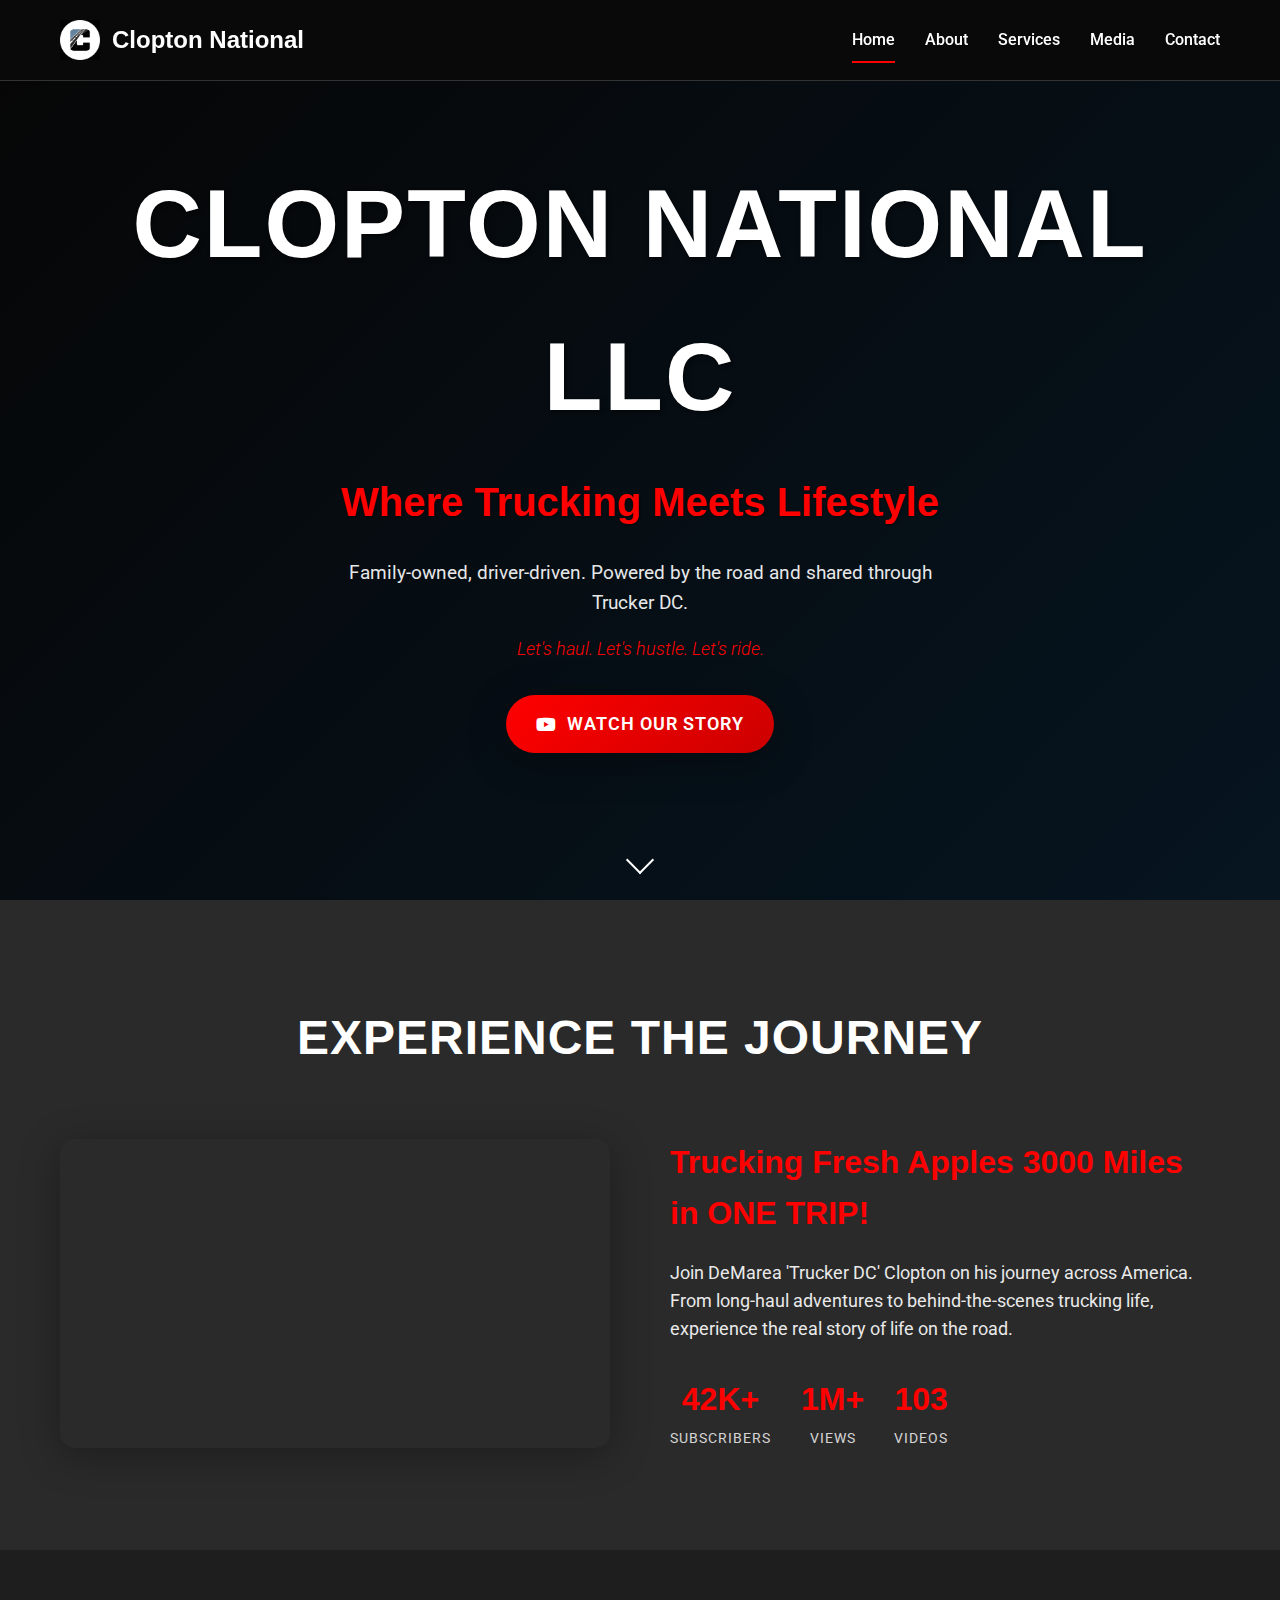
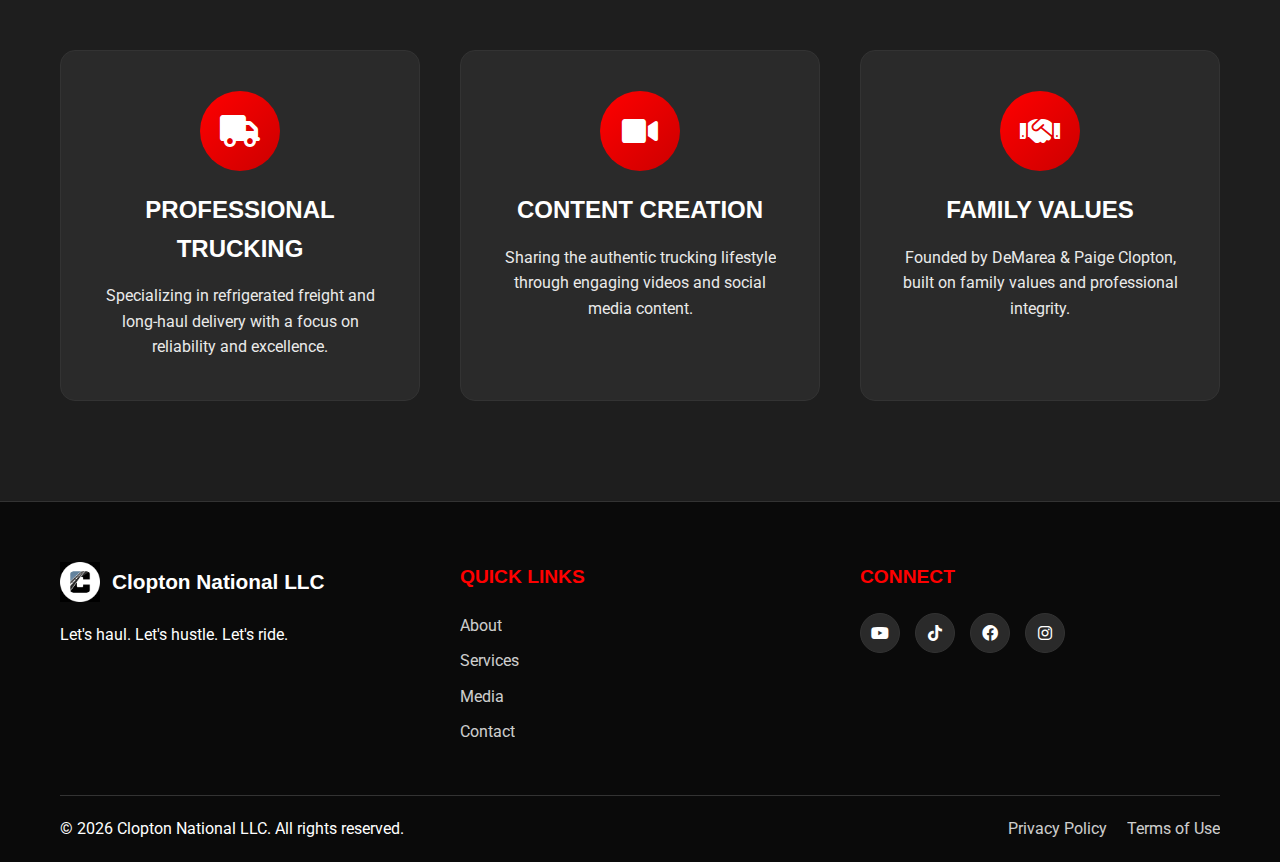
<file: index.html>
<!DOCTYPE html>
<html lang="en">
<head>
    <meta charset="UTF-8">
    <meta name="viewport" content="width=device-width, initial-scale=1.0">
    <title>Clopton National LLC - Where Trucking Meets Lifestyle</title>
    <meta name="description" content="Family-owned, driver-driven trucking company powered by the road and shared through Trucker DC.">
    <link rel="icon" type="image/png" href="assets/truck-logo.png">
    <link rel="stylesheet" href="css/styles.css">
    <link href="https://fonts.googleapis.com/css2?family=Impact:wght@400&family=Roboto:wght@300;400;500;700&display=swap" rel="stylesheet">
    <link rel="stylesheet" href="https://cdnjs.cloudflare.com/ajax/libs/font-awesome/6.0.0/css/all.min.css">
</head>
<body>
    <!-- Navigation -->
    <nav class="navbar" id="navbar">
        <div class="nav-container">
            <div class="nav-logo">
                <img src="assets/truck logo.jpg" alt="Clopton National LLC" class="logo">
                <span class="logo-text">Clopton National</span>
            </div>
            <div class="nav-menu" id="nav-menu">
                <a href="#home" class="nav-link active">Home</a>
                <a href="about.html" class="nav-link">About</a>
                <a href="services.html" class="nav-link">Services</a>
                <a href="media.html" class="nav-link">Media</a>
                <a href="contact.html" class="nav-link">Contact</a>
            </div>
            <div class="nav-toggle" id="nav-toggle">
                <span class="bar"></span>
                <span class="bar"></span>
                <span class="bar"></span>
            </div>
        </div>
    </nav>

    <!-- Hero Section -->
    <section id="home" class="hero">
        <div class="hero-background">
            <div class="hero-overlay"></div>
        </div>
        <div class="hero-content">
            <div class="container">
                <h1 class="hero-title">Clopton National LLC</h1>
                <h2 class="hero-subtitle">Where Trucking Meets Lifestyle</h2>
                <p class="hero-text">Family-owned, driver-driven. Powered by the road and shared through Trucker DC.</p>
                <div class="hero-tagline">Let's haul. Let's hustle. Let's ride.</div>
                <a href="https://www.youtube.com/@TruckerDC" target="_blank" class="cta-button">
                    <i class="fab fa-youtube"></i>
                    Watch Our Story
                </a>
            </div>
        </div>
        <div class="scroll-indicator">
            <div class="scroll-arrow"></div>
        </div>
    </section>

    <!-- Video Section -->
    <section class="video-section">
        <div class="container">
            <h2 class="section-title">Experience the Journey</h2>
            <div class="video-container">
                <div class="video-wrapper">
                    <iframe 
                        width="560" 
                        height="315" 
                        src="https://www.youtube.com/embed/_4seA0IcQcU" 
                        title="Trucking Fresh Apples 3000 Miles in ONE TRIP!" 
                        frameborder="0" 
                        allow="accelerometer; autoplay; clipboard-write; encrypted-media; gyroscope; picture-in-picture; web-share" 
                        allowfullscreen>
                    </iframe>
                </div>
                <div class="video-info">
                    <h3>Trucking Fresh Apples 3000 Miles in ONE TRIP!</h3>
                    <p>Join DeMarea 'Trucker DC' Clopton on his journey across America. From long-haul adventures to behind-the-scenes trucking life, experience the real story of life on the road.</p>
                    <div class="stats">
                        <div class="stat">
                            <span class="stat-number">42K+</span>
                            <span class="stat-label">Subscribers</span>
                        </div>
                        <div class="stat">
                            <span class="stat-number">1M+</span>
                            <span class="stat-label">Views</span>
                        </div>
                        <div class="stat">
                            <span class="stat-number">103</span>
                            <span class="stat-label">Videos</span>
                        </div>
                    </div>
                </div>
            </div>
        </div>
    </section>

    <!-- Quick About Section -->
    <section class="quick-about">
        <div class="container">
            <div class="about-grid">
                <div class="about-card">
                    <div class="card-icon">
                        <i class="fas fa-truck"></i>
                    </div>
                    <h3>Professional Trucking</h3>
                    <p>Specializing in refrigerated freight and long-haul delivery with a focus on reliability and excellence.</p>
                </div>
                <div class="about-card">
                    <div class="card-icon">
                        <i class="fas fa-video"></i>
                    </div>
                    <h3>Content Creation</h3>
                    <p>Sharing the authentic trucking lifestyle through engaging videos and social media content.</p>
                </div>
                <div class="about-card">
                    <div class="card-icon">
                        <i class="fas fa-handshake"></i>
                    </div>
                    <h3>Family Values</h3>
                    <p>Founded by DeMarea & Paige Clopton, built on family values and professional integrity.</p>
                </div>
            </div>
        </div>
    </section>

    <!-- Footer -->
    <footer class="footer">
        <div class="container">
            <div class="footer-content">
                <div class="footer-section">
                    <div class="footer-logo">
                <img src="assets/truck logo.jpg" alt="Clopton National LLC">
                <span>Clopton National LLC</span>
            </div>
                    <p>Let's haul. Let's hustle. Let's ride.</p>
                </div>
                <div class="footer-section">
                    <h4>Quick Links</h4>
                    <ul>
                        <li><a href="about.html">About</a></li>
                        <li><a href="services.html">Services</a></li>
                        <li><a href="media.html">Media</a></li>
                        <li><a href="contact.html">Contact</a></li>
                    </ul>
                </div>
                <div class="footer-section">
                    <h4>Connect</h4>
                    <div class="social-links">
                        <a href="https://www.youtube.com/@TruckerDC" target="_blank"><i class="fab fa-youtube"></i></a>
                        <a href="https://www.tiktok.com/@trucker.dc" target="_blank"><i class="fab fa-tiktok"></i></a>
                        <a href="https://www.facebook.com/Official.DClopton" target="_blank"><i class="fab fa-facebook"></i></a>
                        <a href="https://www.instagram.com/Trucker_DC" target="_blank"><i class="fab fa-instagram"></i></a>
                    </div>
                </div>
            </div>
            <div class="footer-bottom">
                <p>&copy; 2025 Clopton National LLC. All rights reserved.</p>
                <div class="footer-links">
                    <a href="privacy.html">Privacy Policy</a>
                    <a href="terms.html">Terms of Use</a>
                </div>
            </div>
        </div>
    </footer>

    <script src="js/main.js"></script>
</body>
</html>
</file>
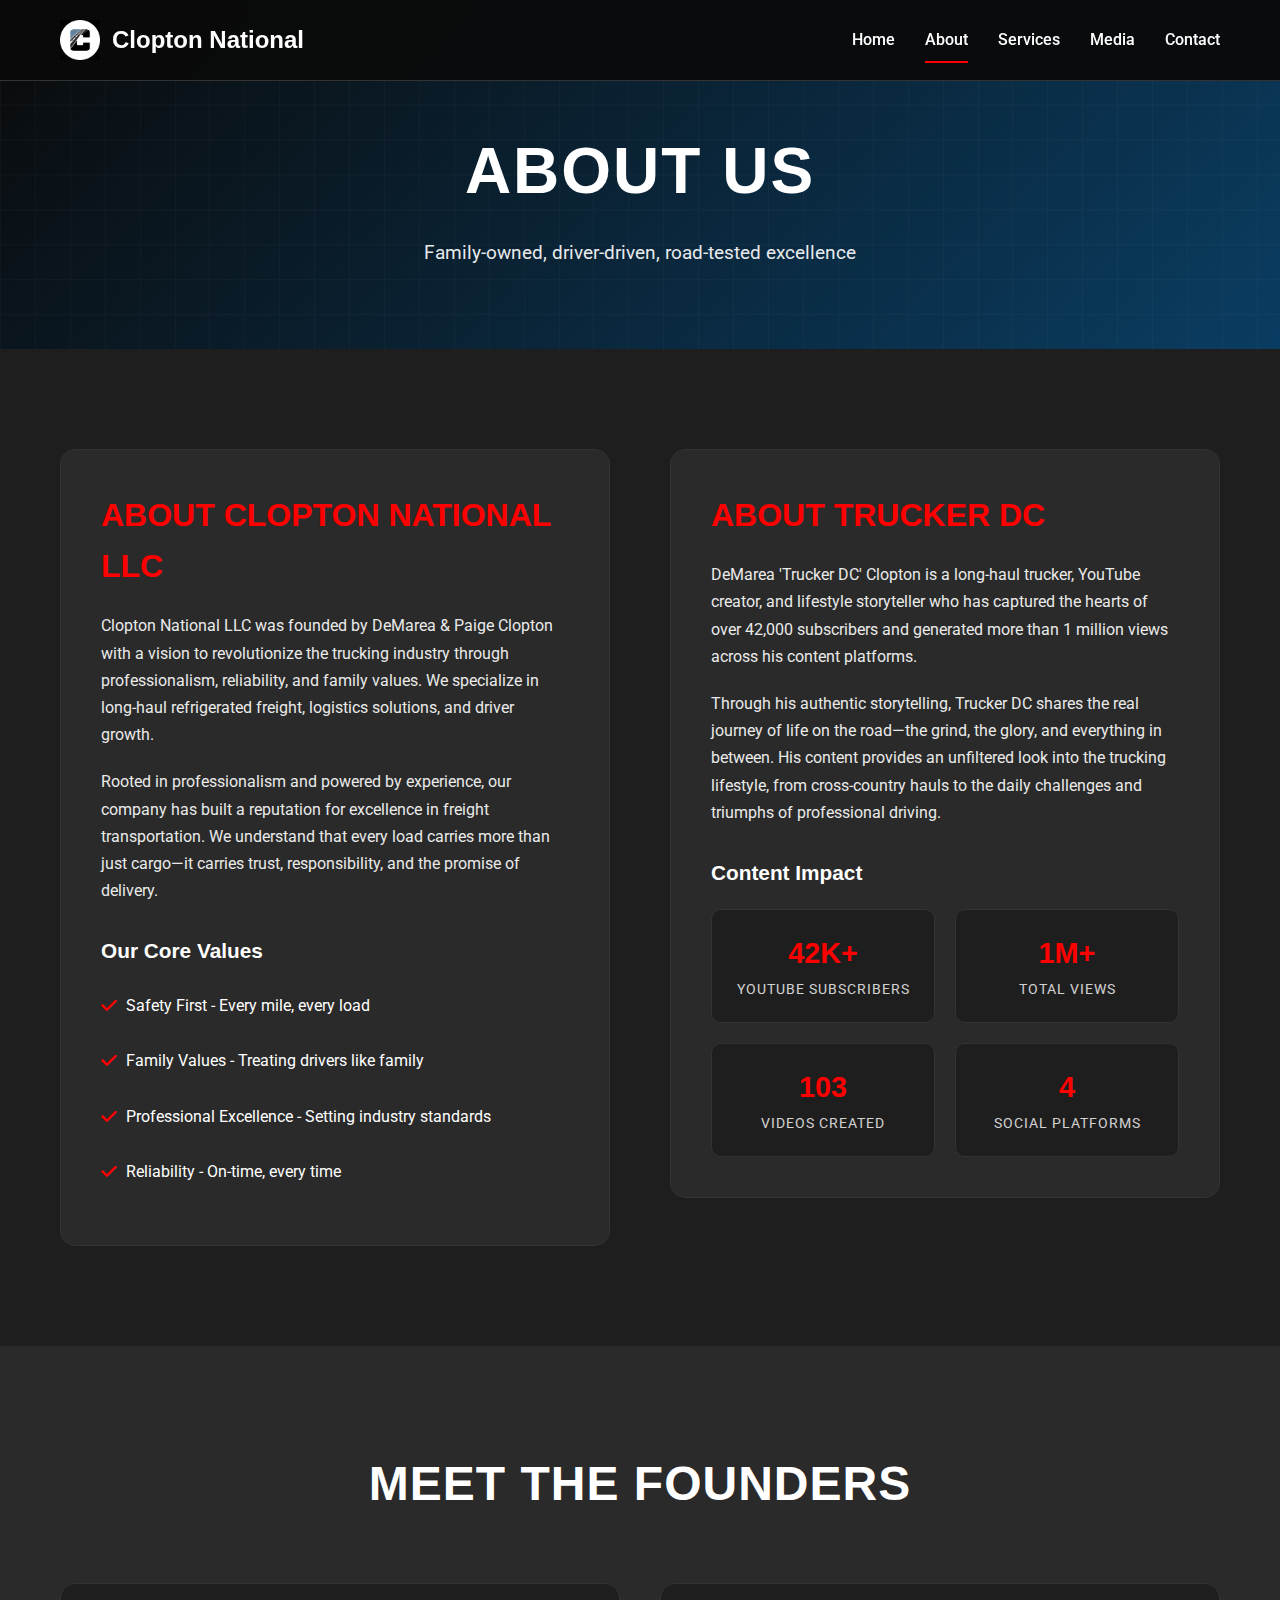
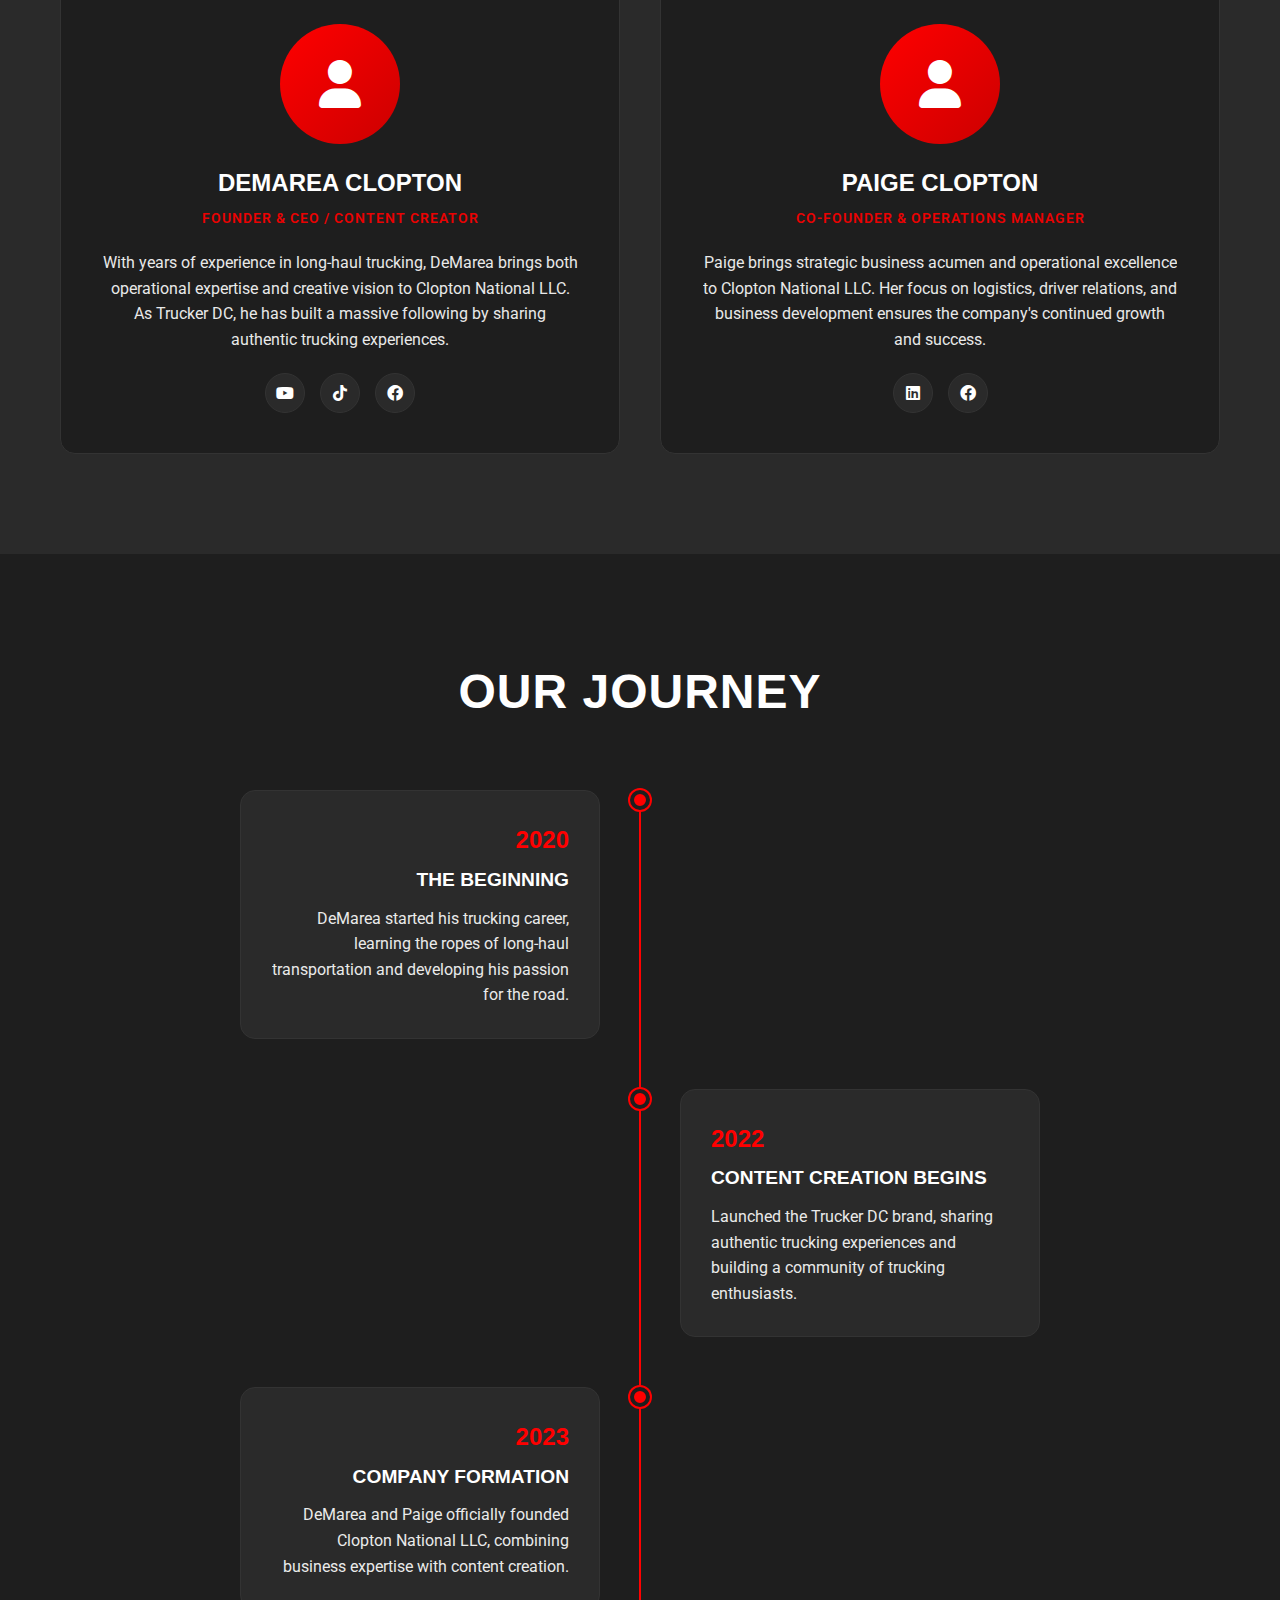
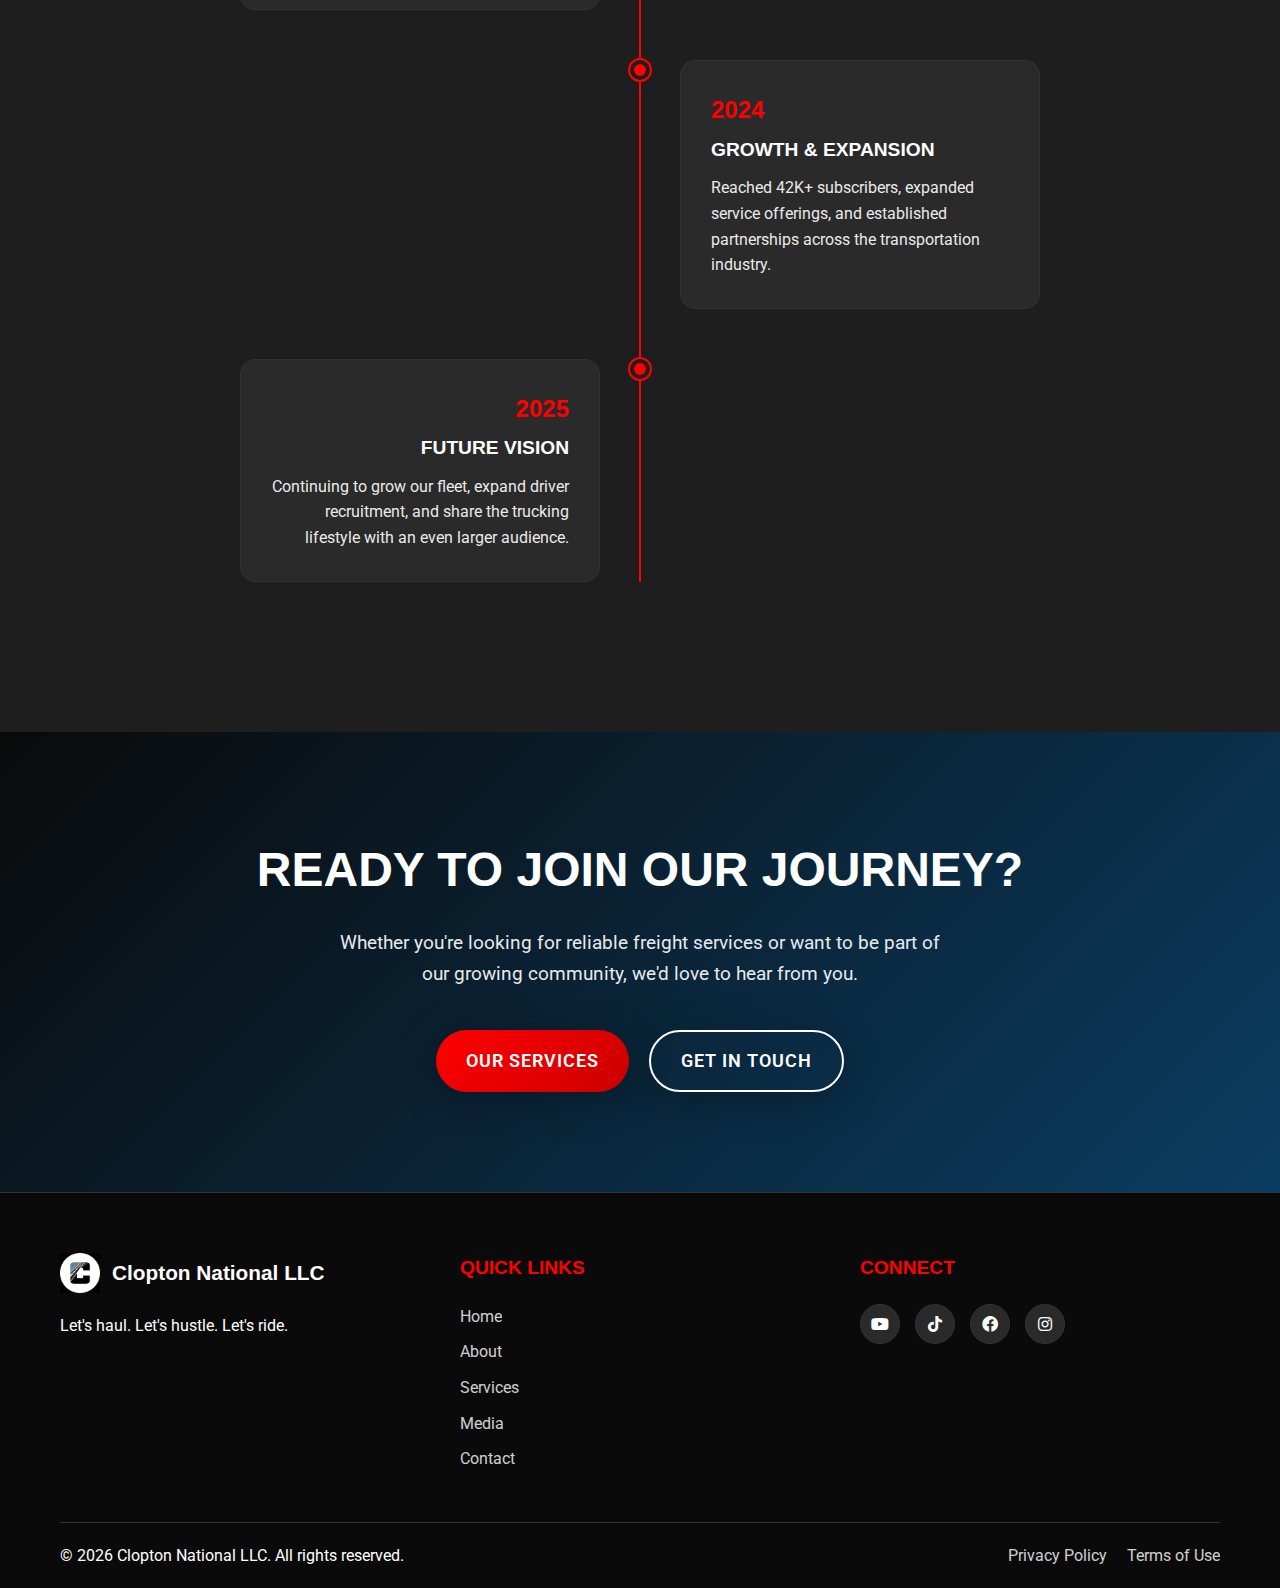
<file: about.html>
<!DOCTYPE html>
<html lang="en">
<head>
    <meta charset="UTF-8">
    <meta name="viewport" content="width=device-width, initial-scale=1.0">
    <title>About - Clopton National LLC</title>
    <meta name="description" content="Learn about Clopton National LLC and Trucker DC - family-owned trucking company and content creation.">
    <link rel="icon" type="image/png" href="assets/truck-logo.png">
    <link rel="stylesheet" href="css/styles.css">
    <link rel="stylesheet" href="css/pages.css">
    <link href="https://fonts.googleapis.com/css2?family=Impact:wght@400&family=Roboto:wght@300;400;500;700&display=swap" rel="stylesheet">
    <link rel="stylesheet" href="https://cdnjs.cloudflare.com/ajax/libs/font-awesome/6.0.0/css/all.min.css">
</head>
<body>
    <!-- Navigation -->
    <nav class="navbar" id="navbar">
        <div class="nav-container">
            <div class="nav-logo">
                <img src="assets/truck logo.jpg" alt="Clopton National LLC" class="logo">
                <span class="logo-text">Clopton National</span>
            </div>
            <div class="nav-menu" id="nav-menu">
                <a href="index.html" class="nav-link">Home</a>
                <a href="about.html" class="nav-link active">About</a>
                <a href="services.html" class="nav-link">Services</a>
                <a href="media.html" class="nav-link">Media</a>
                <a href="contact.html" class="nav-link">Contact</a>
            </div>
            <div class="nav-toggle" id="nav-toggle">
                <span class="bar"></span>
                <span class="bar"></span>
                <span class="bar"></span>
            </div>
        </div>
    </nav>

    <!-- Page Header -->
    <section class="page-header">
        <div class="container">
            <h1 class="page-title">About Us</h1>
            <p class="page-subtitle">Family-owned, driver-driven, road-tested excellence</p>
        </div>
    </section>

    <!-- Main About Section -->
    <section class="about-main">
        <div class="container">
            <div class="about-two-column">
                <div class="about-column">
                    <div class="about-content">
                        <h2>About Clopton National LLC</h2>
                        <p>Clopton National LLC was founded by DeMarea & Paige Clopton with a vision to revolutionize the trucking industry through professionalism, reliability, and family values. We specialize in long-haul refrigerated freight, logistics solutions, and driver growth.</p>
                        
                        <p>Rooted in professionalism and powered by experience, our company has built a reputation for excellence in freight transportation. We understand that every load carries more than just cargo—it carries trust, responsibility, and the promise of delivery.</p>
                        
                        <div class="company-values">
                            <h3>Our Core Values</h3>
                            <ul>
                                <li><i class="fas fa-check"></i> Safety First - Every mile, every load</li>
                                <li><i class="fas fa-check"></i> Family Values - Treating drivers like family</li>
                                <li><i class="fas fa-check"></i> Professional Excellence - Setting industry standards</li>
                                <li><i class="fas fa-check"></i> Reliability - On-time, every time</li>
                            </ul>
                        </div>
                    </div>
                </div>
                
                <div class="about-column">
                    <div class="about-content">
                        <h2>About Trucker DC</h2>
                        <p>DeMarea 'Trucker DC' Clopton is a long-haul trucker, YouTube creator, and lifestyle storyteller who has captured the hearts of over 42,000 subscribers and generated more than 1 million views across his content platforms.</p>
                        
                        <p>Through his authentic storytelling, Trucker DC shares the real journey of life on the road—the grind, the glory, and everything in between. His content provides an unfiltered look into the trucking lifestyle, from cross-country hauls to the daily challenges and triumphs of professional driving.</p>
                        
                        <div class="creator-stats">
                            <h3>Content Impact</h3>
                            <div class="stats-grid">
                                <div class="stat-item">
                                    <span class="stat-number">42K+</span>
                                    <span class="stat-label">YouTube Subscribers</span>
                                </div>
                                <div class="stat-item">
                                    <span class="stat-number">1M+</span>
                                    <span class="stat-label">Total Views</span>
                                </div>
                                <div class="stat-item">
                                    <span class="stat-number">103</span>
                                    <span class="stat-label">Videos Created</span>
                                </div>
                                <div class="stat-item">
                                    <span class="stat-number">4</span>
                                    <span class="stat-label">Social Platforms</span>
                                </div>
                            </div>
                        </div>
                    </div>
                </div>
            </div>
        </div>
    </section>

    <!-- Founders Section -->
    <section class="founders-section">
        <div class="container">
            <h2 class="section-title">Meet the Founders</h2>
            <div class="founders-grid">
                <div class="founder-card">
                    <div class="founder-image">
                        <div class="image-placeholder">
                            <i class="fas fa-user"></i>
                        </div>
                    </div>
                    <div class="founder-info">
                        <h3>DeMarea Clopton</h3>
                        <p class="founder-title">Founder & CEO / Content Creator</p>
                        <p>With years of experience in long-haul trucking, DeMarea brings both operational expertise and creative vision to Clopton National LLC. As Trucker DC, he has built a massive following by sharing authentic trucking experiences.</p>
                        <div class="founder-social">
                            <a href="https://www.youtube.com/@TruckerDC" target="_blank"><i class="fab fa-youtube"></i></a>
                            <a href="https://www.tiktok.com/@trucker.dc" target="_blank"><i class="fab fa-tiktok"></i></a>
                            <a href="https://www.facebook.com/Official.DClopton" target="_blank"><i class="fab fa-facebook"></i></a>
                        </div>
                    </div>
                </div>
                
                <div class="founder-card">
                    <div class="founder-image">
                        <div class="image-placeholder">
                            <i class="fas fa-user"></i>
                        </div>
                    </div>
                    <div class="founder-info">
                        <h3>Paige Clopton</h3>
                        <p class="founder-title">Co-Founder & Operations Manager</p>
                        <p>Paige brings strategic business acumen and operational excellence to Clopton National LLC. Her focus on logistics, driver relations, and business development ensures the company's continued growth and success.</p>
                        <div class="founder-social">
                            <a href="#" target="_blank"><i class="fab fa-linkedin"></i></a>
                            <a href="#" target="_blank"><i class="fab fa-facebook"></i></a>
                        </div>
                    </div>
                </div>
            </div>
        </div>
    </section>

    <!-- Company Timeline -->
    <section class="timeline-section">
        <div class="container">
            <h2 class="section-title">Our Journey</h2>
            <div class="timeline">
                <div class="timeline-item">
                    <div class="timeline-marker"></div>
                    <div class="timeline-content">
                        <h3>2020</h3>
                        <h4>The Beginning</h4>
                        <p>DeMarea started his trucking career, learning the ropes of long-haul transportation and developing his passion for the road.</p>
                    </div>
                </div>
                
                <div class="timeline-item">
                    <div class="timeline-marker"></div>
                    <div class="timeline-content">
                        <h3>2022</h3>
                        <h4>Content Creation Begins</h4>
                        <p>Launched the Trucker DC brand, sharing authentic trucking experiences and building a community of trucking enthusiasts.</p>
                    </div>
                </div>
                
                <div class="timeline-item">
                    <div class="timeline-marker"></div>
                    <div class="timeline-content">
                        <h3>2023</h3>
                        <h4>Company Formation</h4>
                        <p>DeMarea and Paige officially founded Clopton National LLC, combining business expertise with content creation.</p>
                    </div>
                </div>
                
                <div class="timeline-item">
                    <div class="timeline-marker"></div>
                    <div class="timeline-content">
                        <h3>2024</h3>
                        <h4>Growth & Expansion</h4>
                        <p>Reached 42K+ subscribers, expanded service offerings, and established partnerships across the transportation industry.</p>
                    </div>
                </div>
                
                <div class="timeline-item">
                    <div class="timeline-marker"></div>
                    <div class="timeline-content">
                        <h3>2025</h3>
                        <h4>Future Vision</h4>
                        <p>Continuing to grow our fleet, expand driver recruitment, and share the trucking lifestyle with an even larger audience.</p>
                    </div>
                </div>
            </div>
        </div>
    </section>

    <!-- Call to Action -->
    <section class="cta-section">
        <div class="container">
            <div class="cta-content">
                <h2>Ready to Join Our Journey?</h2>
                <p>Whether you're looking for reliable freight services or want to be part of our growing community, we'd love to hear from you.</p>
                <div class="cta-buttons">
                    <a href="services.html" class="cta-button primary">Our Services</a>
                    <a href="contact.html" class="cta-button secondary">Get in Touch</a>
                </div>
            </div>
        </div>
    </section>

    <!-- Footer -->
    <footer class="footer">
        <div class="container">
            <div class="footer-content">
                <div class="footer-section">
                    <div class="footer-logo">
                <img src="assets/truck logo.jpg" alt="Clopton National LLC">
                <span>Clopton National LLC</span>
            </div>
                    <p>Let's haul. Let's hustle. Let's ride.</p>
                </div>
                <div class="footer-section">
                    <h4>Quick Links</h4>
                    <ul>
                        <li><a href="index.html">Home</a></li>
                        <li><a href="about.html">About</a></li>
                        <li><a href="services.html">Services</a></li>
                        <li><a href="media.html">Media</a></li>
                        <li><a href="contact.html">Contact</a></li>
                    </ul>
                </div>
                <div class="footer-section">
                    <h4>Connect</h4>
                    <div class="social-links">
                        <a href="https://www.youtube.com/@TruckerDC" target="_blank"><i class="fab fa-youtube"></i></a>
                        <a href="https://www.tiktok.com/@trucker.dc" target="_blank"><i class="fab fa-tiktok"></i></a>
                        <a href="https://www.facebook.com/Official.DClopton" target="_blank"><i class="fab fa-facebook"></i></a>
                        <a href="https://www.instagram.com/Trucker_DC" target="_blank"><i class="fab fa-instagram"></i></a>
                    </div>
                </div>
            </div>
            <div class="footer-bottom">
                <p>&copy; 2025 Clopton National LLC. All rights reserved.</p>
                <div class="footer-links">
                    <a href="privacy.html">Privacy Policy</a>
                    <a href="terms.html">Terms of Use</a>
                </div>
            </div>
        </div>
    </footer>

    <script src="js/main.js"></script>
</body>
</html>
</file>
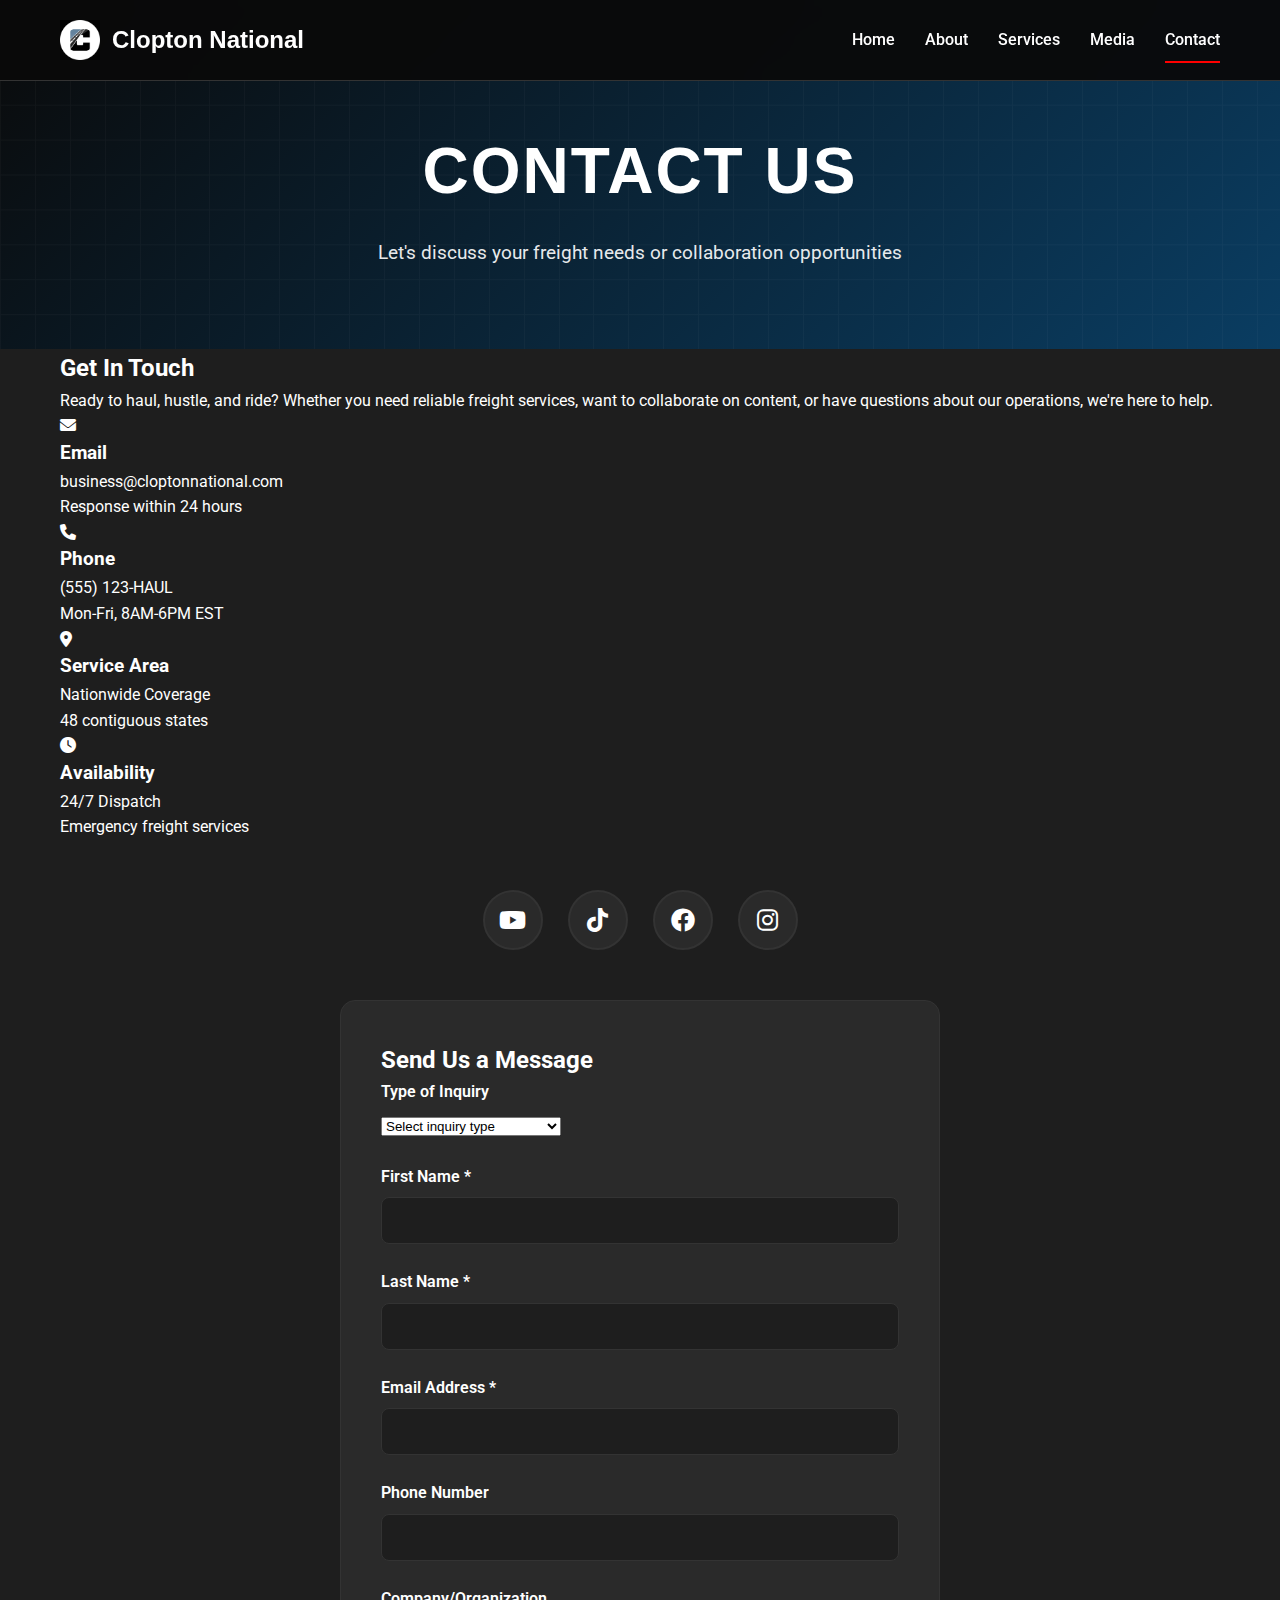
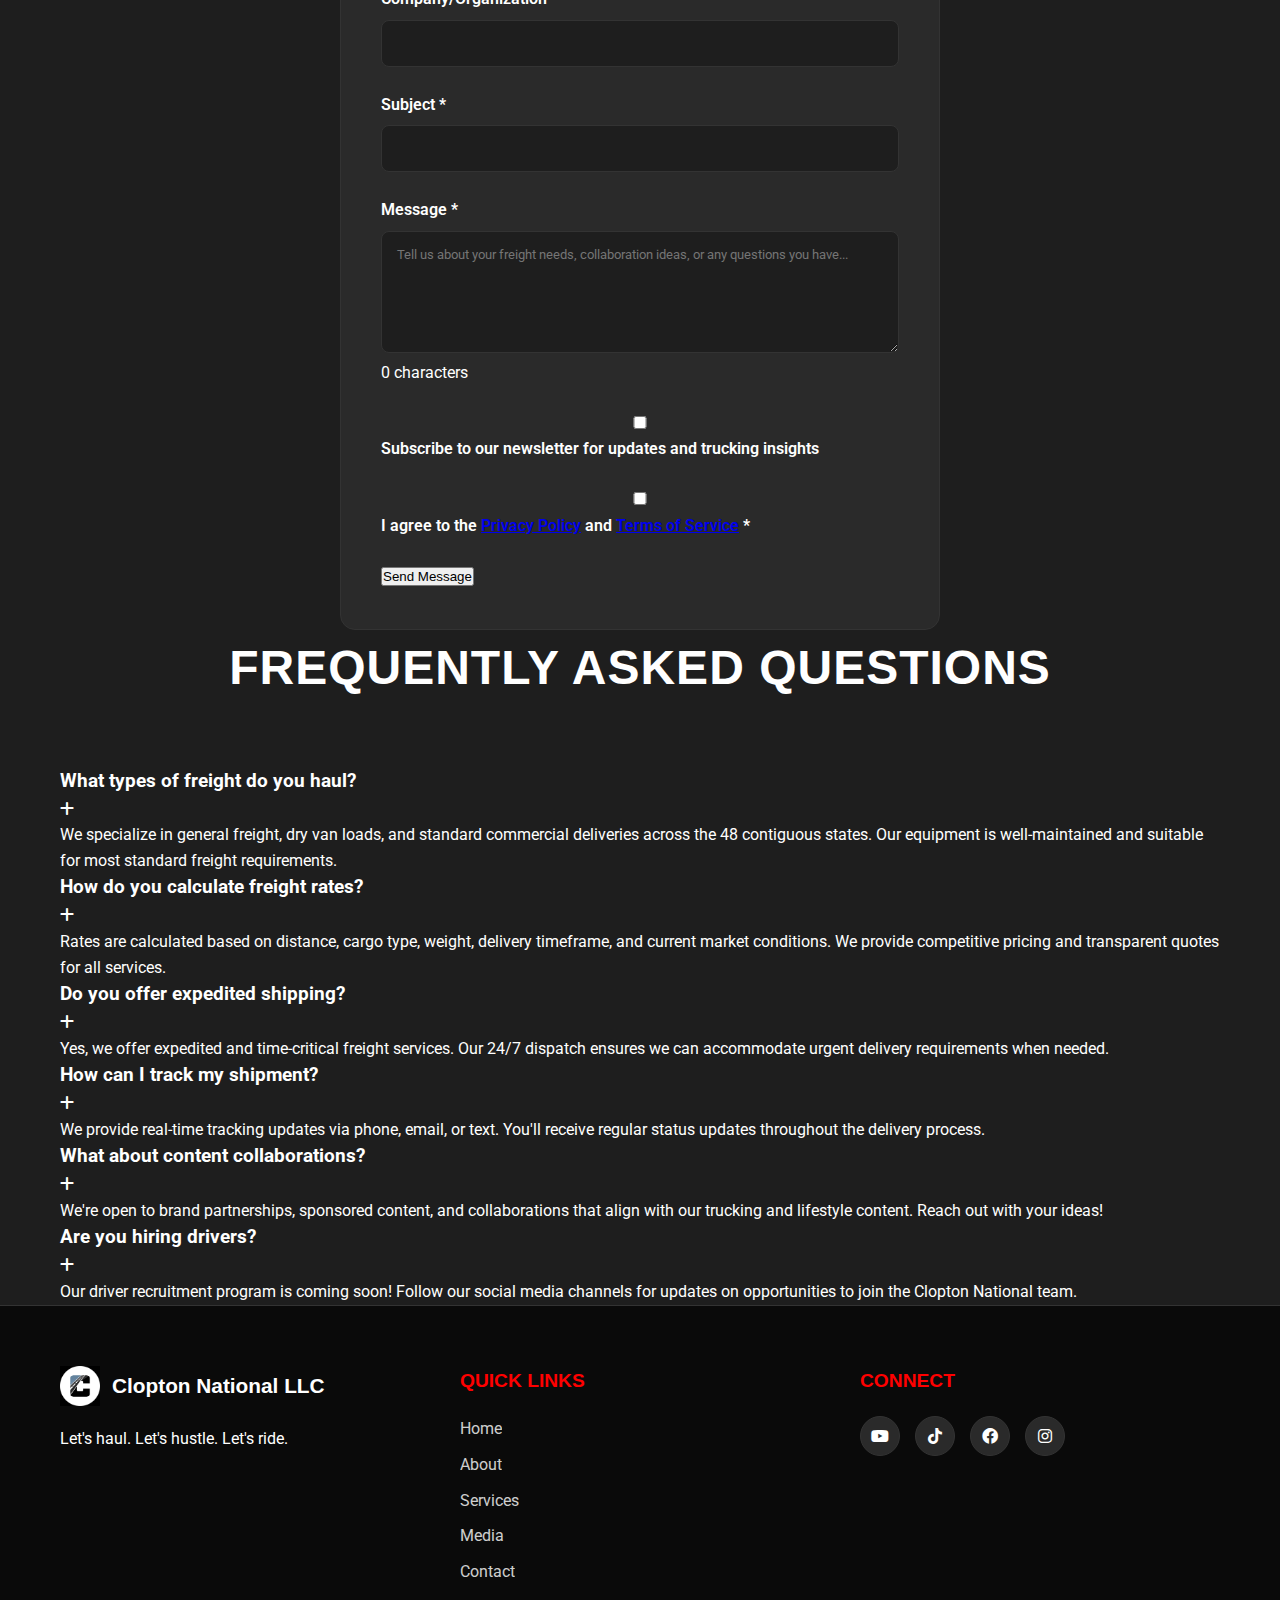
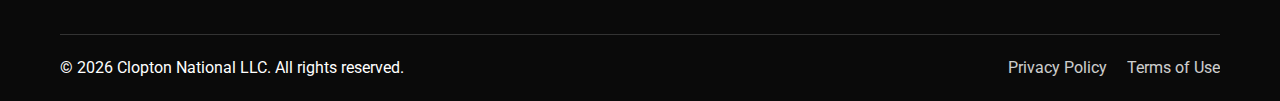
<file: contact.html>
<!DOCTYPE html>
<html lang="en">
<head>
    <meta charset="UTF-8">
    <meta name="viewport" content="width=device-width, initial-scale=1.0">
    <title>Contact Us - Clopton National LLC</title>
    <meta name="description" content="Get in touch with Clopton National LLC for freight services, collaborations, or general inquiries. Professional trucking services nationwide.">
    <link rel="icon" type="image/png" href="assets/truck-logo.png">
    <link rel="stylesheet" href="css/styles.css">
    <link rel="stylesheet" href="css/pages.css">
    <link href="https://fonts.googleapis.com/css2?family=Impact:wght@400&family=Roboto:wght@300;400;500;700&display=swap" rel="stylesheet">
    <link rel="stylesheet" href="https://cdnjs.cloudflare.com/ajax/libs/font-awesome/6.0.0/css/all.min.css">
</head>
<body>
    <!-- Navigation -->
    <nav class="navbar" id="navbar">
        <div class="nav-container">
            <div class="nav-logo">
                <img src="assets/truck logo.jpg" alt="Clopton National LLC" class="logo">
                <span class="logo-text">Clopton National</span>
            </div>
            <div class="nav-menu" id="nav-menu">
                <a href="index.html" class="nav-link">Home</a>
                <a href="about.html" class="nav-link">About</a>
                <a href="services.html" class="nav-link">Services</a>
                <a href="media.html" class="nav-link">Media</a>
                <a href="contact.html" class="nav-link active">Contact</a>
            </div>
            <div class="nav-toggle" id="nav-toggle">
                <span class="bar"></span>
                <span class="bar"></span>
                <span class="bar"></span>
            </div>
        </div>
    </nav>

    <!-- Page Header -->
    <section class="page-header">
        <div class="container">
            <h1 class="page-title">Contact Us</h1>
            <p class="page-subtitle">Let's discuss your freight needs or collaboration opportunities</p>
        </div>
    </section>

    <!-- Contact Section -->
    <section class="contact-section">
        <div class="container">
            <div class="contact-grid">
                <!-- Contact Information -->
                <div class="contact-info">
                    <h2>Get In Touch</h2>
                    <p class="contact-description">
                        Ready to haul, hustle, and ride? Whether you need reliable freight services, 
                        want to collaborate on content, or have questions about our operations, 
                        we're here to help.
                    </p>
                    
                    <div class="contact-methods">
                        <div class="contact-method">
                            <div class="method-icon">
                                <i class="fas fa-envelope"></i>
                            </div>
                            <div class="method-info">
                                <h3>Email</h3>
                                <p>business@cloptonnational.com</p>
                                <span>Response within 24 hours</span>
                            </div>
                        </div>
                        
                        <div class="contact-method">
                            <div class="method-icon">
                                <i class="fas fa-phone"></i>
                            </div>
                            <div class="method-info">
                                <h3>Phone</h3>
                                <p>(555) 123-HAUL</p>
                                <span>Mon-Fri, 8AM-6PM EST</span>
                            </div>
                        </div>
                        
                        <div class="contact-method">
                            <div class="method-icon">
                                <i class="fas fa-map-marker-alt"></i>
                            </div>
                            <div class="method-info">
                                <h3>Service Area</h3>
                                <p>Nationwide Coverage</p>
                                <span>48 contiguous states</span>
                            </div>
                        </div>
                        
                        <div class="contact-method">
                            <div class="method-icon">
                                <i class="fas fa-clock"></i>
                            </div>
                            <div class="method-info">
                                <h3>Availability</h3>
                                <p>24/7 Dispatch</p>
                                <span>Emergency freight services</span>
                            </div>
                        </div>
                    </div>
                    
                    <!-- Social Media Links -->
                    <div class="contact-social">
                        <div class="social-links-centered">
                            <a href="https://www.youtube.com/@TruckerDC" target="_blank" class="social-icon youtube" title="YouTube">
                                <i class="fab fa-youtube"></i>
                            </a>
                            <a href="https://www.tiktok.com/@trucker.dc" target="_blank" class="social-icon tiktok" title="TikTok">
                                <i class="fab fa-tiktok"></i>
                            </a>
                            <a href="https://www.facebook.com/Official.DClopton" target="_blank" class="social-icon facebook" title="Facebook">
                                <i class="fab fa-facebook"></i>
                            </a>
                            <a href="https://www.instagram.com/Trucker_DC" target="_blank" class="social-icon instagram" title="Instagram">
                                <i class="fab fa-instagram"></i>
                            </a>
                        </div>
                    </div>
                </div>
                
                <!-- Contact Form -->
                <div class="contact-form-container">
                    <form class="contact-form" id="contactForm">
                        <h2>Send Us a Message</h2>
                        
                        <div class="form-group">
                            <label for="inquiryType">Type of Inquiry</label>
                            <select id="inquiryType" name="inquiryType" required>
                                <option value="">Select inquiry type</option>
                                <option value="freight">Freight & Hauling Services</option>
                                <option value="collaboration">Content Collaboration</option>
                                <option value="partnership">Business Partnership</option>
                                <option value="media">Media & Press</option>
                                <option value="general">General Question</option>
                                <option value="other">Other</option>
                            </select>
                        </div>
                        
                        <div class="form-row">
                            <div class="form-group">
                                <label for="firstName">First Name *</label>
                                <input type="text" id="firstName" name="firstName" required>
                            </div>
                            <div class="form-group">
                                <label for="lastName">Last Name *</label>
                                <input type="text" id="lastName" name="lastName" required>
                            </div>
                        </div>
                        
                        <div class="form-group">
                            <label for="email">Email Address *</label>
                            <input type="email" id="email" name="email" required>
                        </div>
                        
                        <div class="form-group">
                            <label for="phone">Phone Number</label>
                            <input type="tel" id="phone" name="phone">
                        </div>
                        
                        <div class="form-group">
                            <label for="company">Company/Organization</label>
                            <input type="text" id="company" name="company">
                        </div>
                        
                        <div class="form-group">
                            <label for="subject">Subject *</label>
                            <input type="text" id="subject" name="subject" required>
                        </div>
                        
                        <div class="form-group">
                            <label for="message">Message *</label>
                            <textarea id="message" name="message" rows="6" required placeholder="Tell us about your freight needs, collaboration ideas, or any questions you have..."></textarea>
                        </div>
                        
                        <!-- Freight-specific fields (shown conditionally) -->
                        <div class="freight-fields" id="freightFields" style="display: none;">
                            <h3>Freight Details</h3>
                            <div class="form-row">
                                <div class="form-group">
                                    <label for="pickupLocation">Pickup Location</label>
                                    <input type="text" id="pickupLocation" name="pickupLocation" placeholder="City, State">
                                </div>
                                <div class="form-group">
                                    <label for="deliveryLocation">Delivery Location</label>
                                    <input type="text" id="deliveryLocation" name="deliveryLocation" placeholder="City, State">
                                </div>
                            </div>
                            <div class="form-row">
                                <div class="form-group">
                                    <label for="cargoType">Cargo Type</label>
                                    <select id="cargoType" name="cargoType">
                                        <option value="">Select cargo type</option>
                                        <option value="general">General Freight</option>
                                        <option value="refrigerated">Refrigerated</option>
                                        <option value="flatbed">Flatbed</option>
                                        <option value="oversized">Oversized Load</option>
                                        <option value="hazmat">Hazmat</option>
                                        <option value="other">Other</option>
                                    </select>
                                </div>
                                <div class="form-group">
                                    <label for="timeframe">Preferred Timeframe</label>
                                    <input type="text" id="timeframe" name="timeframe" placeholder="e.g., ASAP, Next week">
                                </div>
                            </div>
                        </div>
                        
                        <div class="form-group checkbox-group">
                            <label class="checkbox-label">
                                <input type="checkbox" id="newsletter" name="newsletter">
                                <span class="checkmark"></span>
                                Subscribe to our newsletter for updates and trucking insights
                            </label>
                        </div>
                        
                        <div class="form-group checkbox-group">
                            <label class="checkbox-label">
                                <input type="checkbox" id="privacy" name="privacy" required>
                                <span class="checkmark"></span>
                                I agree to the <a href="privacy.html" target="_blank">Privacy Policy</a> and <a href="terms.html" target="_blank">Terms of Service</a> *
                            </label>
                        </div>
                        
                        <button type="submit" class="submit-btn">
                            <span class="btn-text">Send Message</span>
                            <span class="btn-loading" style="display: none;">
                                <i class="fas fa-spinner fa-spin"></i> Sending...
                            </span>
                        </button>
                    </form>
                    
                    <!-- Success Message -->
                    <div class="form-success" id="formSuccess" style="display: none;">
                        <div class="success-icon">
                            <i class="fas fa-check-circle"></i>
                        </div>
                        <h3>Message Sent Successfully!</h3>
                        <p>Thank you for reaching out. We'll get back to you within 24 hours.</p>
                        <button class="btn-secondary" onclick="resetForm()">Send Another Message</button>
                    </div>
                </div>
            </div>
        </div>
    </section>

    <!-- FAQ Section -->
    <section class="faq-section">
        <div class="container">
            <h2 class="section-title">Frequently Asked Questions</h2>
            <div class="faq-grid">
                <div class="faq-item">
                    <div class="faq-question">
                        <h3>What types of freight do you haul?</h3>
                        <i class="fas fa-plus"></i>
                    </div>
                    <div class="faq-answer">
                        <p>We specialize in general freight, dry van loads, and standard commercial deliveries across the 48 contiguous states. Our equipment is well-maintained and suitable for most standard freight requirements.</p>
                    </div>
                </div>
                
                <div class="faq-item">
                    <div class="faq-question">
                        <h3>How do you calculate freight rates?</h3>
                        <i class="fas fa-plus"></i>
                    </div>
                    <div class="faq-answer">
                        <p>Rates are calculated based on distance, cargo type, weight, delivery timeframe, and current market conditions. We provide competitive pricing and transparent quotes for all services.</p>
                    </div>
                </div>
                
                <div class="faq-item">
                    <div class="faq-question">
                        <h3>Do you offer expedited shipping?</h3>
                        <i class="fas fa-plus"></i>
                    </div>
                    <div class="faq-answer">
                        <p>Yes, we offer expedited and time-critical freight services. Our 24/7 dispatch ensures we can accommodate urgent delivery requirements when needed.</p>
                    </div>
                </div>
                
                <div class="faq-item">
                    <div class="faq-question">
                        <h3>How can I track my shipment?</h3>
                        <i class="fas fa-plus"></i>
                    </div>
                    <div class="faq-answer">
                        <p>We provide real-time tracking updates via phone, email, or text. You'll receive regular status updates throughout the delivery process.</p>
                    </div>
                </div>
                
                <div class="faq-item">
                    <div class="faq-question">
                        <h3>What about content collaborations?</h3>
                        <i class="fas fa-plus"></i>
                    </div>
                    <div class="faq-answer">
                        <p>We're open to brand partnerships, sponsored content, and collaborations that align with our trucking and lifestyle content. Reach out with your ideas!</p>
                    </div>
                </div>
                
                <div class="faq-item">
                    <div class="faq-question">
                        <h3>Are you hiring drivers?</h3>
                        <i class="fas fa-plus"></i>
                    </div>
                    <div class="faq-answer">
                        <p>Our driver recruitment program is coming soon! Follow our social media channels for updates on opportunities to join the Clopton National team.</p>
                    </div>
                </div>
            </div>
        </div>
    </section>

    <!-- Footer -->
    <footer class="footer">
        <div class="container">
            <div class="footer-content">
                <div class="footer-section">
                    <div class="footer-logo">
                <img src="assets/truck logo.jpg" alt="Clopton National LLC">
                <span>Clopton National LLC</span>
            </div>
                    <p>Let's haul. Let's hustle. Let's ride.</p>
                </div>
                <div class="footer-section">
                    <h4>Quick Links</h4>
                    <ul>
                        <li><a href="index.html">Home</a></li>
                        <li><a href="about.html">About</a></li>
                        <li><a href="services.html">Services</a></li>
                        <li><a href="media.html">Media</a></li>
                        <li><a href="contact.html">Contact</a></li>
                    </ul>
                </div>
                <div class="footer-section">
                    <h4>Connect</h4>
                    <div class="social-links">
                        <a href="https://www.youtube.com/@TruckerDC" target="_blank"><i class="fab fa-youtube"></i></a>
                        <a href="https://www.tiktok.com/@trucker.dc" target="_blank"><i class="fab fa-tiktok"></i></a>
                        <a href="https://www.facebook.com/Official.DClopton" target="_blank"><i class="fab fa-facebook"></i></a>
                        <a href="https://www.instagram.com/Trucker_DC" target="_blank"><i class="fab fa-instagram"></i></a>
                    </div>
                </div>
            </div>
            <div class="footer-bottom">
                <p>&copy; 2025 Clopton National LLC. All rights reserved.</p>
                <div class="footer-links">
                    <a href="privacy.html">Privacy Policy</a>
                    <a href="terms.html">Terms of Use</a>
                </div>
            </div>
        </div>
    </footer>

    <script src="js/main.js"></script>
    <script src="js/contact.js"></script>
</body>
</html>
</file>
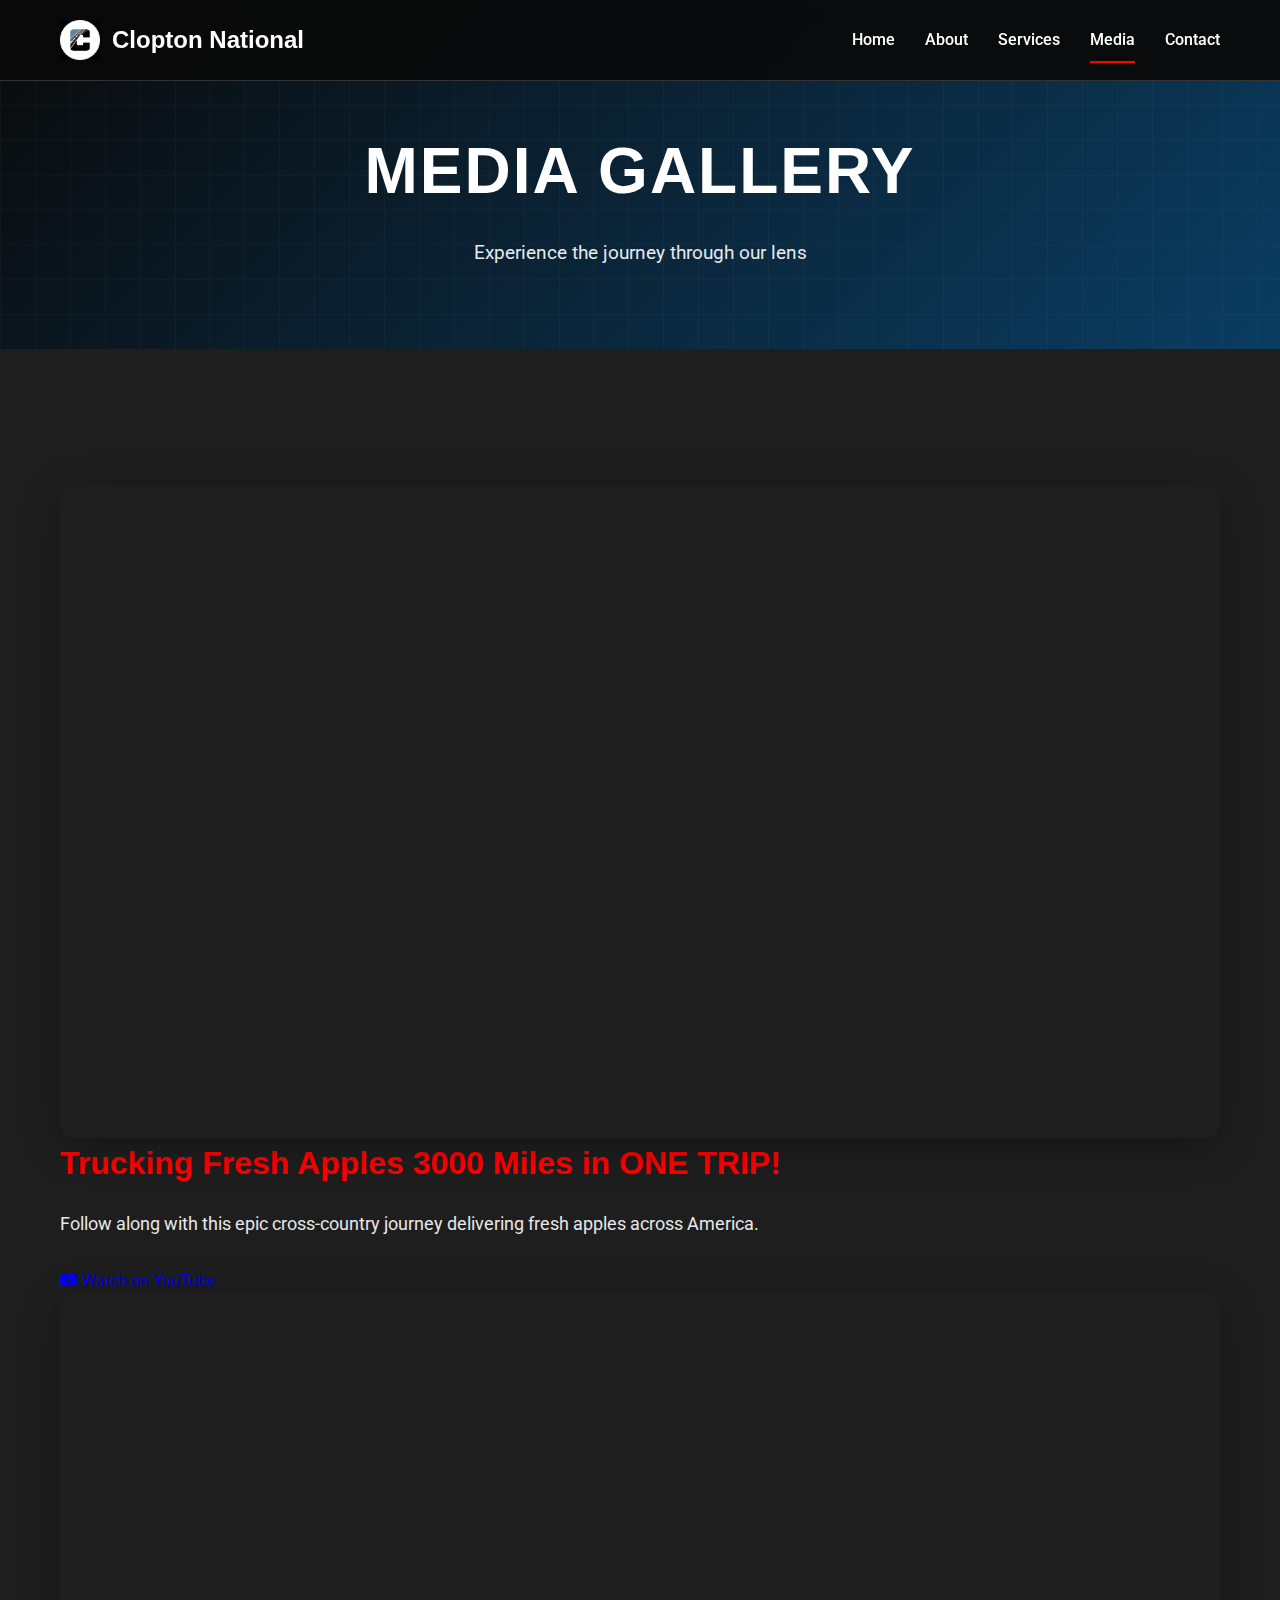
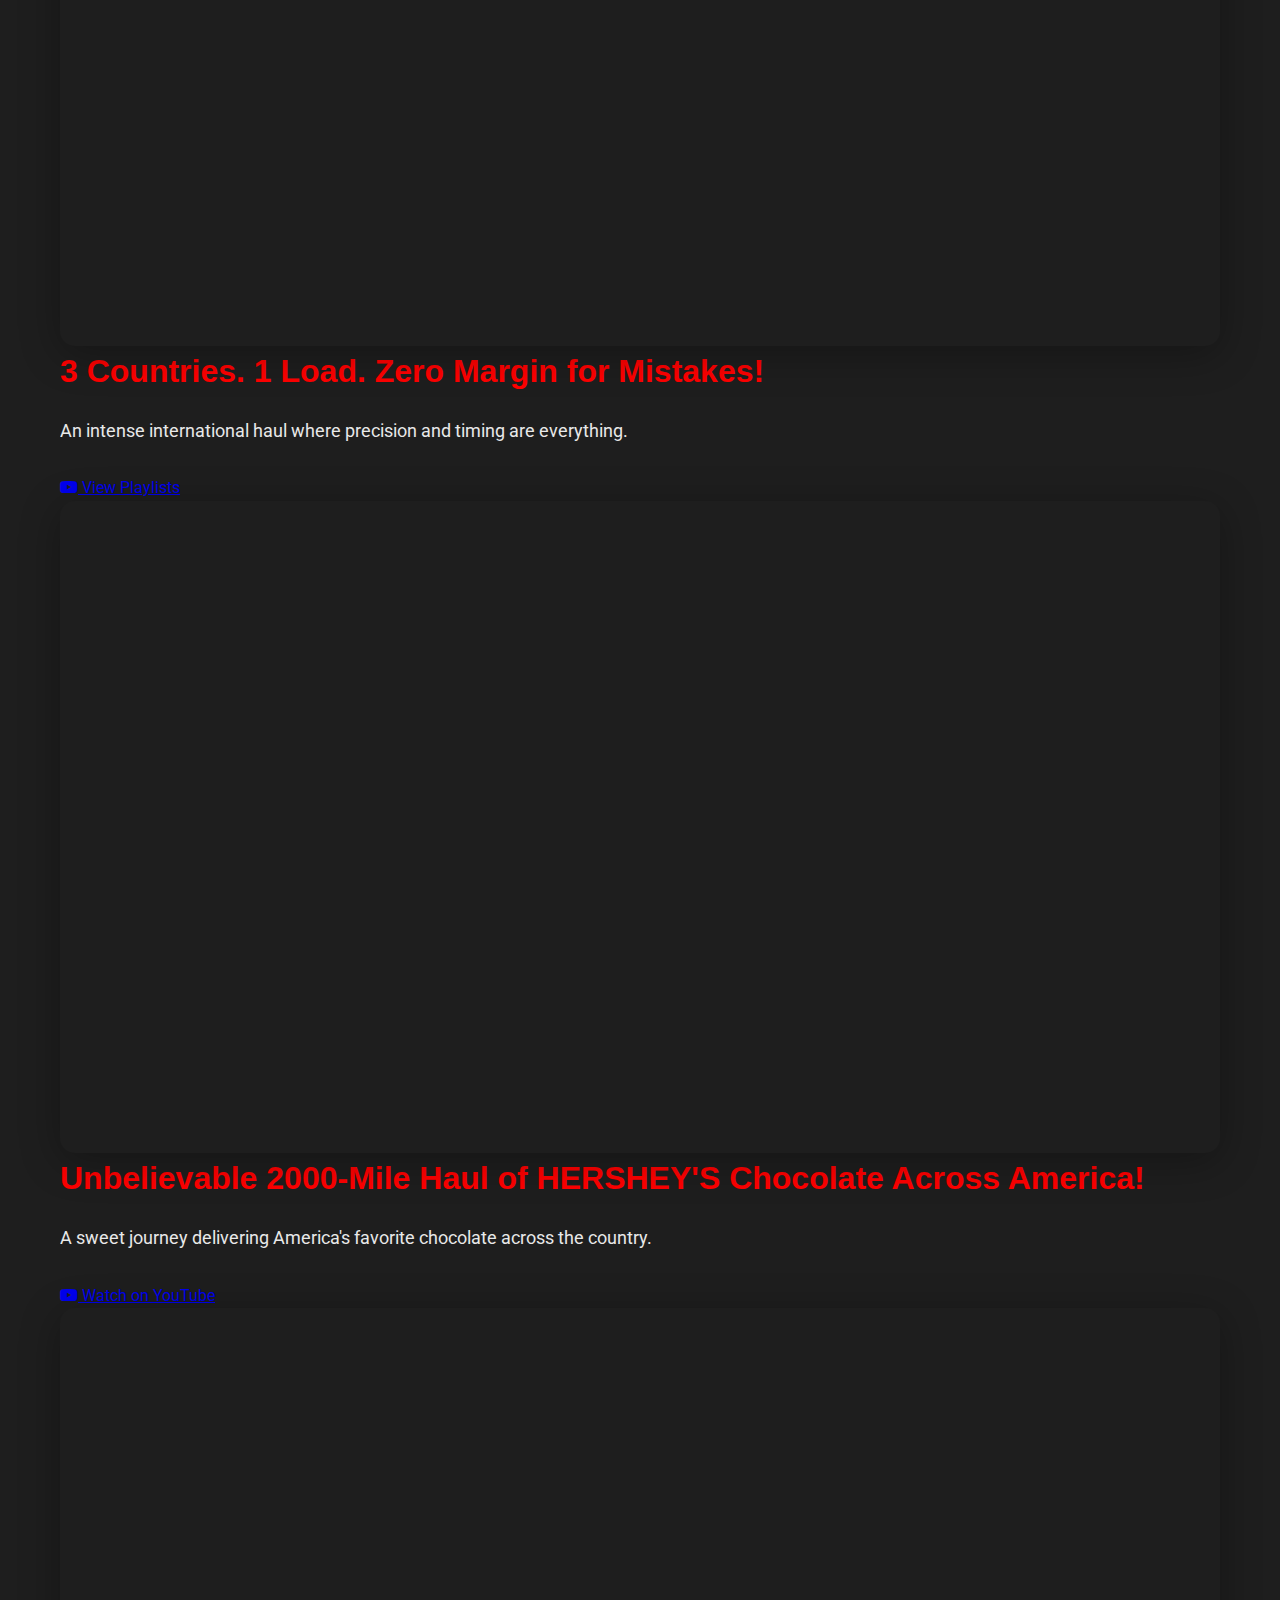
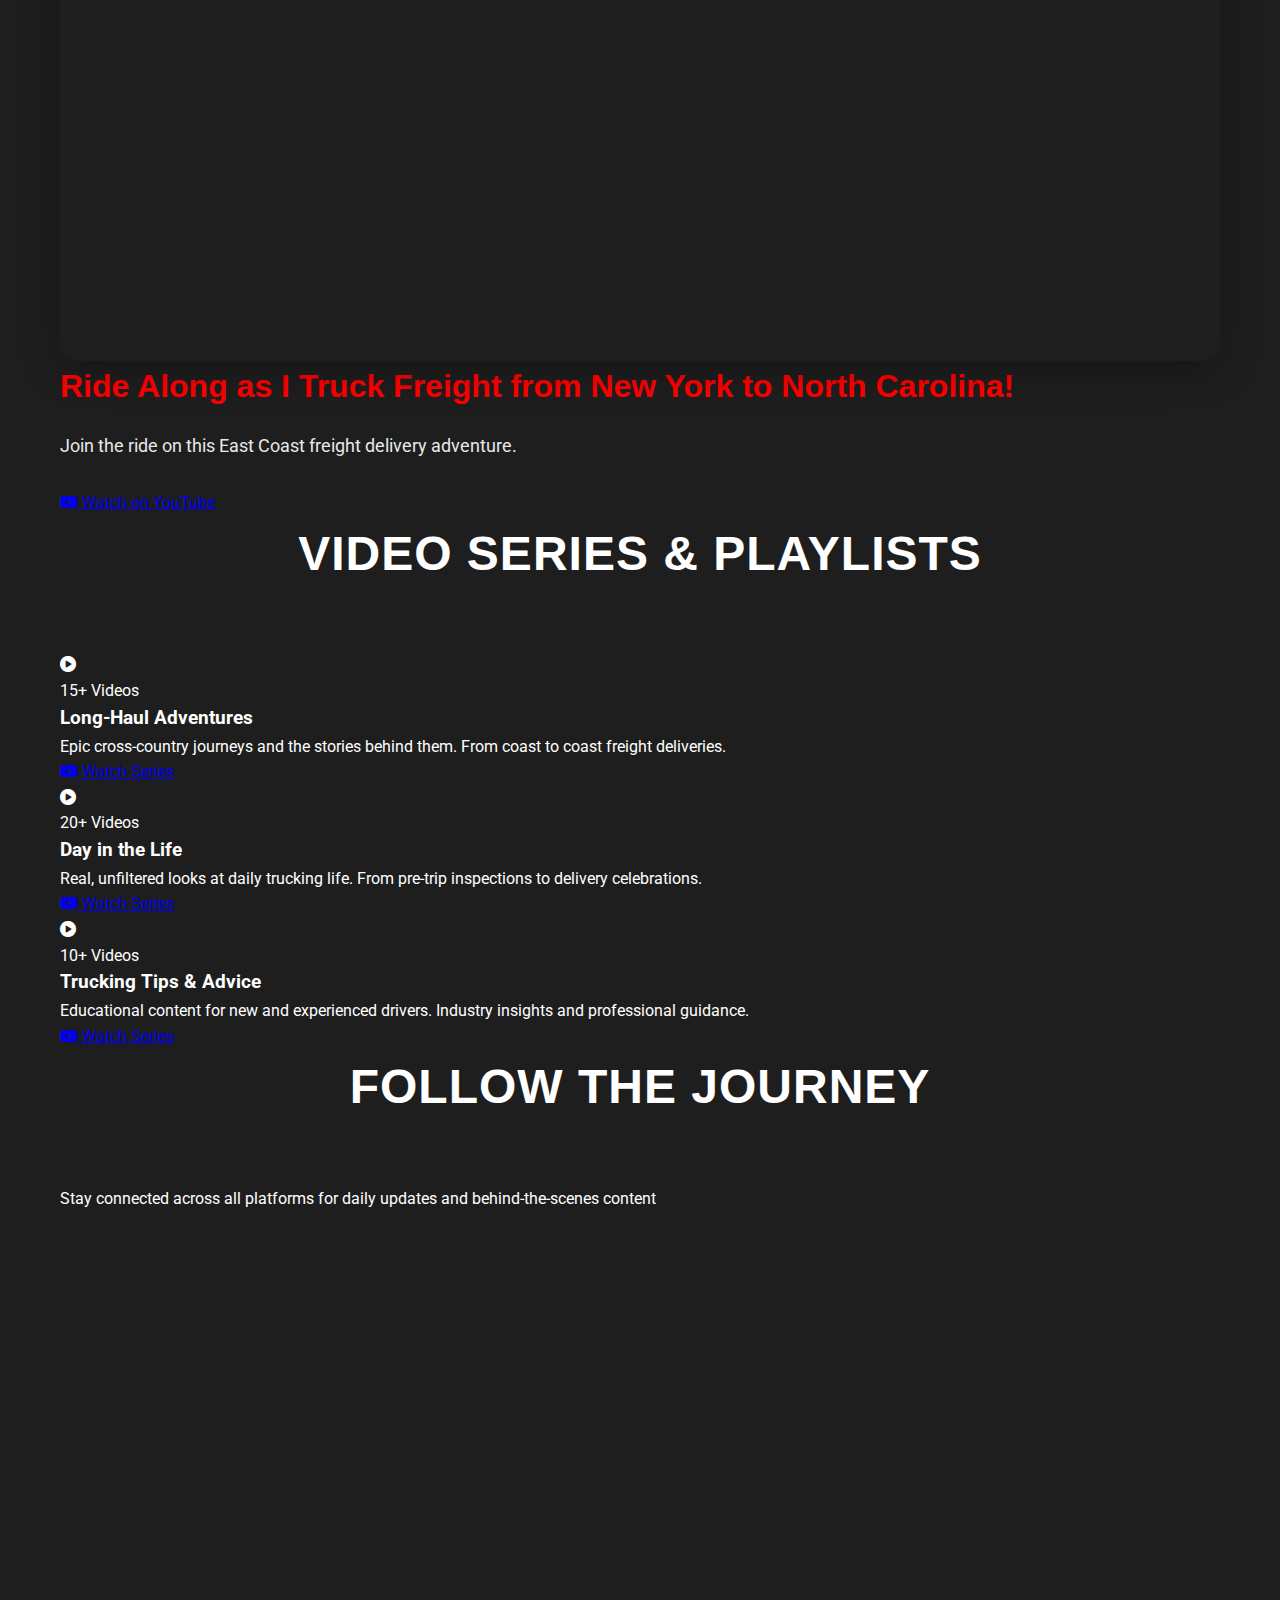
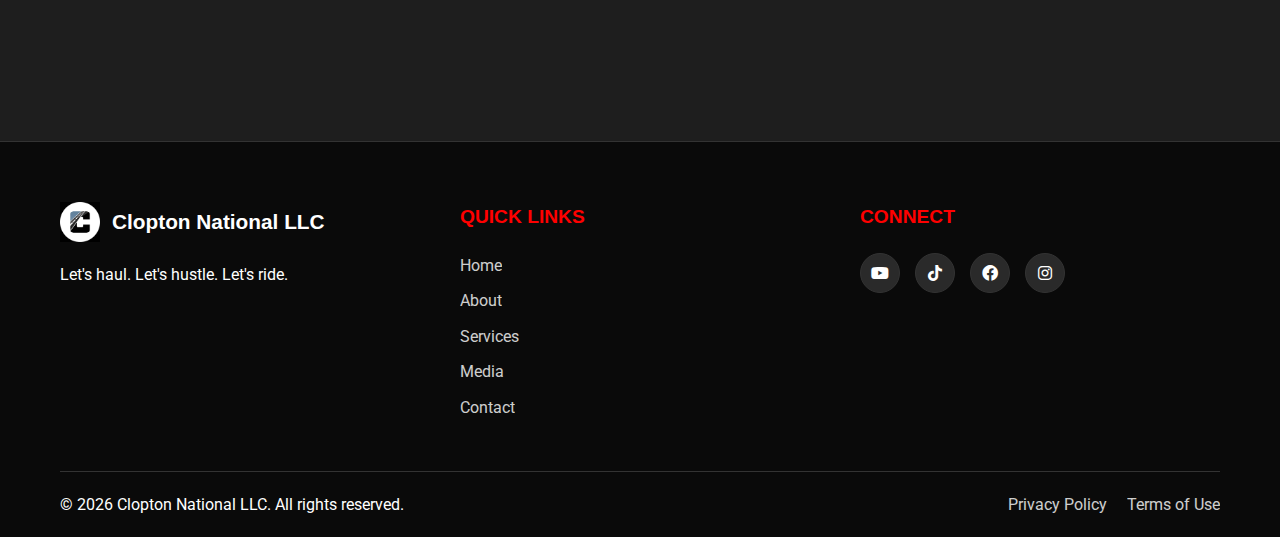
<file: media.html>
<!DOCTYPE html>
<html lang="en">
<head>
    <meta charset="UTF-8">
    <meta name="viewport" content="width=device-width, initial-scale=1.0">
    <title>Media Gallery - Clopton National LLC</title>
    <meta name="description" content="Explore photos and videos from Trucker DC's journey across America. Behind-the-scenes trucking content and lifestyle media.">
    <link rel="icon" type="image/png" href="assets/truck-logo.png">
    <link rel="stylesheet" href="css/styles.css">
    <link rel="stylesheet" href="css/pages.css">
    <link href="https://fonts.googleapis.com/css2?family=Impact:wght@400&family=Roboto:wght@300;400;500;700&display=swap" rel="stylesheet">
    <link rel="stylesheet" href="https://cdnjs.cloudflare.com/ajax/libs/font-awesome/6.0.0/css/all.min.css">
</head>
<body>
    <!-- Navigation -->
    <nav class="navbar" id="navbar">
        <div class="nav-container">
            <div class="nav-logo">
                <img src="assets/truck logo.jpg" alt="Clopton National LLC" class="logo">
                <span class="logo-text">Clopton National</span>
            </div>
            <div class="nav-menu" id="nav-menu">
                <a href="index.html" class="nav-link">Home</a>
                <a href="about.html" class="nav-link">About</a>
                <a href="services.html" class="nav-link">Services</a>
                <a href="media.html" class="nav-link active">Media</a>
                <a href="contact.html" class="nav-link">Contact</a>
            </div>
            <div class="nav-toggle" id="nav-toggle">
                <span class="bar"></span>
                <span class="bar"></span>
                <span class="bar"></span>
            </div>
        </div>
    </nav>

    <!-- Page Header -->
    <section class="page-header">
        <div class="container">
            <h1 class="page-title">Media Gallery</h1>
            <p class="page-subtitle">Experience the journey through our lens</p>
        </div>
    </section>

    <!-- Featured Videos Section -->
    <section class="featured-videos">
        <div class="container">
            <h2 class="section-title">Featured Content</h2>
            <div class="featured-grid">
                <div class="featured-video">
                    <div class="video-wrapper">
                        <iframe 
                            width="560" 
                            height="315" 
                            src="https://www.youtube.com/embed/_4seA0IcQcU" 
                            title="Trucking Fresh Apples 3000 Miles in ONE TRIP!" 
                            frameborder="0" 
                            allow="accelerometer; autoplay; clipboard-write; encrypted-media; gyroscope; picture-in-picture; web-share" 
                            allowfullscreen>
                        </iframe>
                    </div>
                    <div class="video-info">
                        <h3>Trucking Fresh Apples 3000 Miles in ONE TRIP!</h3>
                        <p>Follow along with this epic cross-country journey delivering fresh apples across America.</p>
                        <a href="https://www.youtube.com/@TruckerDC" target="_blank" class="video-link">
                            <i class="fab fa-youtube"></i> Watch on YouTube
                        </a>
                    </div>
                </div>
                
                <div class="featured-video">
                    <div class="video-wrapper">
                        <iframe 
                            width="560" 
                            height="315" 
                            src="https://www.youtube.com/embed/x_ityPOYB7U" 
                            title="3 Countries. 1 Load. Zero Margin for Mistakes!" 
                            frameborder="0" 
                            allow="accelerometer; autoplay; clipboard-write; encrypted-media; gyroscope; picture-in-picture; web-share" 
                            allowfullscreen>
                        </iframe>
                    </div>
                    <div class="video-info">
                        <h3>3 Countries. 1 Load. Zero Margin for Mistakes!</h3>
                        <p>An intense international haul where precision and timing are everything.</p>
                        <a href="https://www.youtube.com/@TruckerDC/playlists" target="_blank" class="video-link">
                            <i class="fab fa-youtube"></i> View Playlists
                        </a>
                    </div>
                </div>
                
                <div class="featured-video">
                    <div class="video-wrapper">
                        <iframe 
                            width="560" 
                            height="315" 
                            src="https://www.youtube.com/embed/-ppZO0k-KHY" 
                            title="Unbelievable 2000-Mile Haul of HERSHEY'S Chocolate Across America!" 
                            frameborder="0" 
                            allow="accelerometer; autoplay; clipboard-write; encrypted-media; gyroscope; picture-in-picture; web-share" 
                            allowfullscreen>
                        </iframe>
                    </div>
                    <div class="video-info">
                        <h3>Unbelievable 2000-Mile Haul of HERSHEY'S Chocolate Across America!</h3>
                        <p>A sweet journey delivering America's favorite chocolate across the country.</p>
                        <a href="https://www.youtube.com/@TruckerDC" target="_blank" class="video-link">
                            <i class="fab fa-youtube"></i> Watch on YouTube
                        </a>
                    </div>
                </div>
                
                <div class="featured-video">
                    <div class="video-wrapper">
                        <iframe 
                            width="560" 
                            height="315" 
                            src="https://www.youtube.com/embed/7SNHTU3-Viw" 
                            title="Ride Along as I Truck Freight from New York to North Carolina!" 
                            frameborder="0" 
                            allow="accelerometer; autoplay; clipboard-write; encrypted-media; gyroscope; picture-in-picture; web-share" 
                            allowfullscreen>
                        </iframe>
                    </div>
                    <div class="video-info">
                        <h3>Ride Along as I Truck Freight from New York to North Carolina!</h3>
                        <p>Join the ride on this East Coast freight delivery adventure.</p>
                        <a href="https://www.youtube.com/@TruckerDC" target="_blank" class="video-link">
                            <i class="fab fa-youtube"></i> Watch on YouTube
                        </a>
                    </div>
                </div>
            </div>
        </div>
    </section>

    <!-- Video Playlists Section -->
    <section class="video-playlists">
        <div class="container">
            <h2 class="section-title">Video Series & Playlists</h2>
            <div class="playlists-grid">
                <div class="playlist-card">
                    <div class="playlist-thumbnail">
                        <i class="fas fa-play-circle"></i>
                        <div class="playlist-info">
                            <span class="video-count">15+ Videos</span>
                        </div>
                    </div>
                    <div class="playlist-content">
                        <h3>Long-Haul Adventures</h3>
                        <p>Epic cross-country journeys and the stories behind them. From coast to coast freight deliveries.</p>
                        <a href="https://www.youtube.com/@TruckerDC/playlists" target="_blank" class="playlist-link">
                            <i class="fab fa-youtube"></i> Watch Series
                        </a>
                    </div>
                </div>
                
                <div class="playlist-card">
                    <div class="playlist-thumbnail">
                        <i class="fas fa-play-circle"></i>
                        <div class="playlist-info">
                            <span class="video-count">20+ Videos</span>
                        </div>
                    </div>
                    <div class="playlist-content">
                        <h3>Day in the Life</h3>
                        <p>Real, unfiltered looks at daily trucking life. From pre-trip inspections to delivery celebrations.</p>
                        <a href="https://www.youtube.com/@TruckerDC/playlists" target="_blank" class="playlist-link">
                            <i class="fab fa-youtube"></i> Watch Series
                        </a>
                    </div>
                </div>
                
                <div class="playlist-card">
                    <div class="playlist-thumbnail">
                        <i class="fas fa-play-circle"></i>
                        <div class="playlist-info">
                            <span class="video-count">10+ Videos</span>
                        </div>
                    </div>
                    <div class="playlist-content">
                        <h3>Trucking Tips & Advice</h3>
                        <p>Educational content for new and experienced drivers. Industry insights and professional guidance.</p>
                        <a href="https://www.youtube.com/@TruckerDC/playlists" target="_blank" class="playlist-link">
                            <i class="fab fa-youtube"></i> Watch Series
                        </a>
                    </div>
                </div>
            </div>
        </div>
    </section>

    <!-- Social Media Integration -->
    <section class="social-media">
        <div class="container">
            <h2 class="section-title">Follow the Journey</h2>
            <p class="social-description">Stay connected across all platforms for daily updates and behind-the-scenes content</p>
            
            <div class="social-platforms">
                <div class="platform-card">
                    <div class="platform-icon youtube">
                        <i class="fab fa-youtube"></i>
                    </div>
                    <div class="platform-info">
                        <h3>YouTube</h3>
                        <p>42K+ Subscribers</p>
                        <span>Long-form content & vlogs</span>
                    </div>
                    <a href="https://www.youtube.com/@TruckerDC" target="_blank" class="platform-link">Follow</a>
                </div>
                
                <div class="platform-card">
                    <div class="platform-icon tiktok">
                        <i class="fab fa-tiktok"></i>
                    </div>
                    <div class="platform-info">
                        <h3>TikTok</h3>
                        <p>1.4K+ Followers</p>
                        <span>Quick trucking moments</span>
                    </div>
                    <a href="https://www.tiktok.com/@trucker.dc" target="_blank" class="platform-link">Follow</a>
                </div>
                
                <div class="platform-card">
                    <div class="platform-icon facebook">
                        <i class="fab fa-facebook"></i>
                    </div>
                    <div class="platform-info">
                        <h3>Facebook</h3>
                        <p>Community Updates</p>
                        <span>News & announcements</span>
                    </div>
                    <a href="https://www.facebook.com/Official.DClopton" target="_blank" class="platform-link">Follow</a>
                </div>
                
                <div class="platform-card">
                    <div class="platform-icon instagram">
                        <i class="fab fa-instagram"></i>
                    </div>
                    <div class="platform-info">
                        <h3>Instagram</h3>
                        <p>Visual Stories</p>
                        <span>Photos & lifestyle content</span>
                    </div>
                    <a href="https://www.instagram.com/Trucker_DC" target="_blank" class="platform-link">Follow</a>
                </div>
            </div>
        </div>
    </section>

    <!-- Footer -->
    <footer class="footer">
        <div class="container">
            <div class="footer-content">
                <div class="footer-section">
                    <div class="footer-logo">
                <img src="assets/truck logo.jpg" alt="Clopton National LLC">
                <span>Clopton National LLC</span>
            </div>
                    <p>Let's haul. Let's hustle. Let's ride.</p>
                </div>
                <div class="footer-section">
                    <h4>Quick Links</h4>
                    <ul>
                        <li><a href="index.html">Home</a></li>
                        <li><a href="about.html">About</a></li>
                        <li><a href="services.html">Services</a></li>
                        <li><a href="media.html">Media</a></li>
                        <li><a href="contact.html">Contact</a></li>
                    </ul>
                </div>
                <div class="footer-section">
                    <h4>Connect</h4>
                    <div class="social-links">
                        <a href="https://www.youtube.com/@TruckerDC" target="_blank"><i class="fab fa-youtube"></i></a>
                        <a href="https://www.tiktok.com/@trucker.dc" target="_blank"><i class="fab fa-tiktok"></i></a>
                        <a href="https://www.facebook.com/Official.DClopton" target="_blank"><i class="fab fa-facebook"></i></a>
                        <a href="https://www.instagram.com/Trucker_DC" target="_blank"><i class="fab fa-instagram"></i></a>
                    </div>
                </div>
            </div>
            <div class="footer-bottom">
                <p>&copy; 2025 Clopton National LLC. All rights reserved.</p>
                <div class="footer-links">
                    <a href="privacy.html">Privacy Policy</a>
                    <a href="terms.html">Terms of Use</a>
                </div>
            </div>
        </div>
    </footer>

    <script src="js/main.js"></script>
    <script src="js/gallery.js"></script>
</body>
</html>
</file>
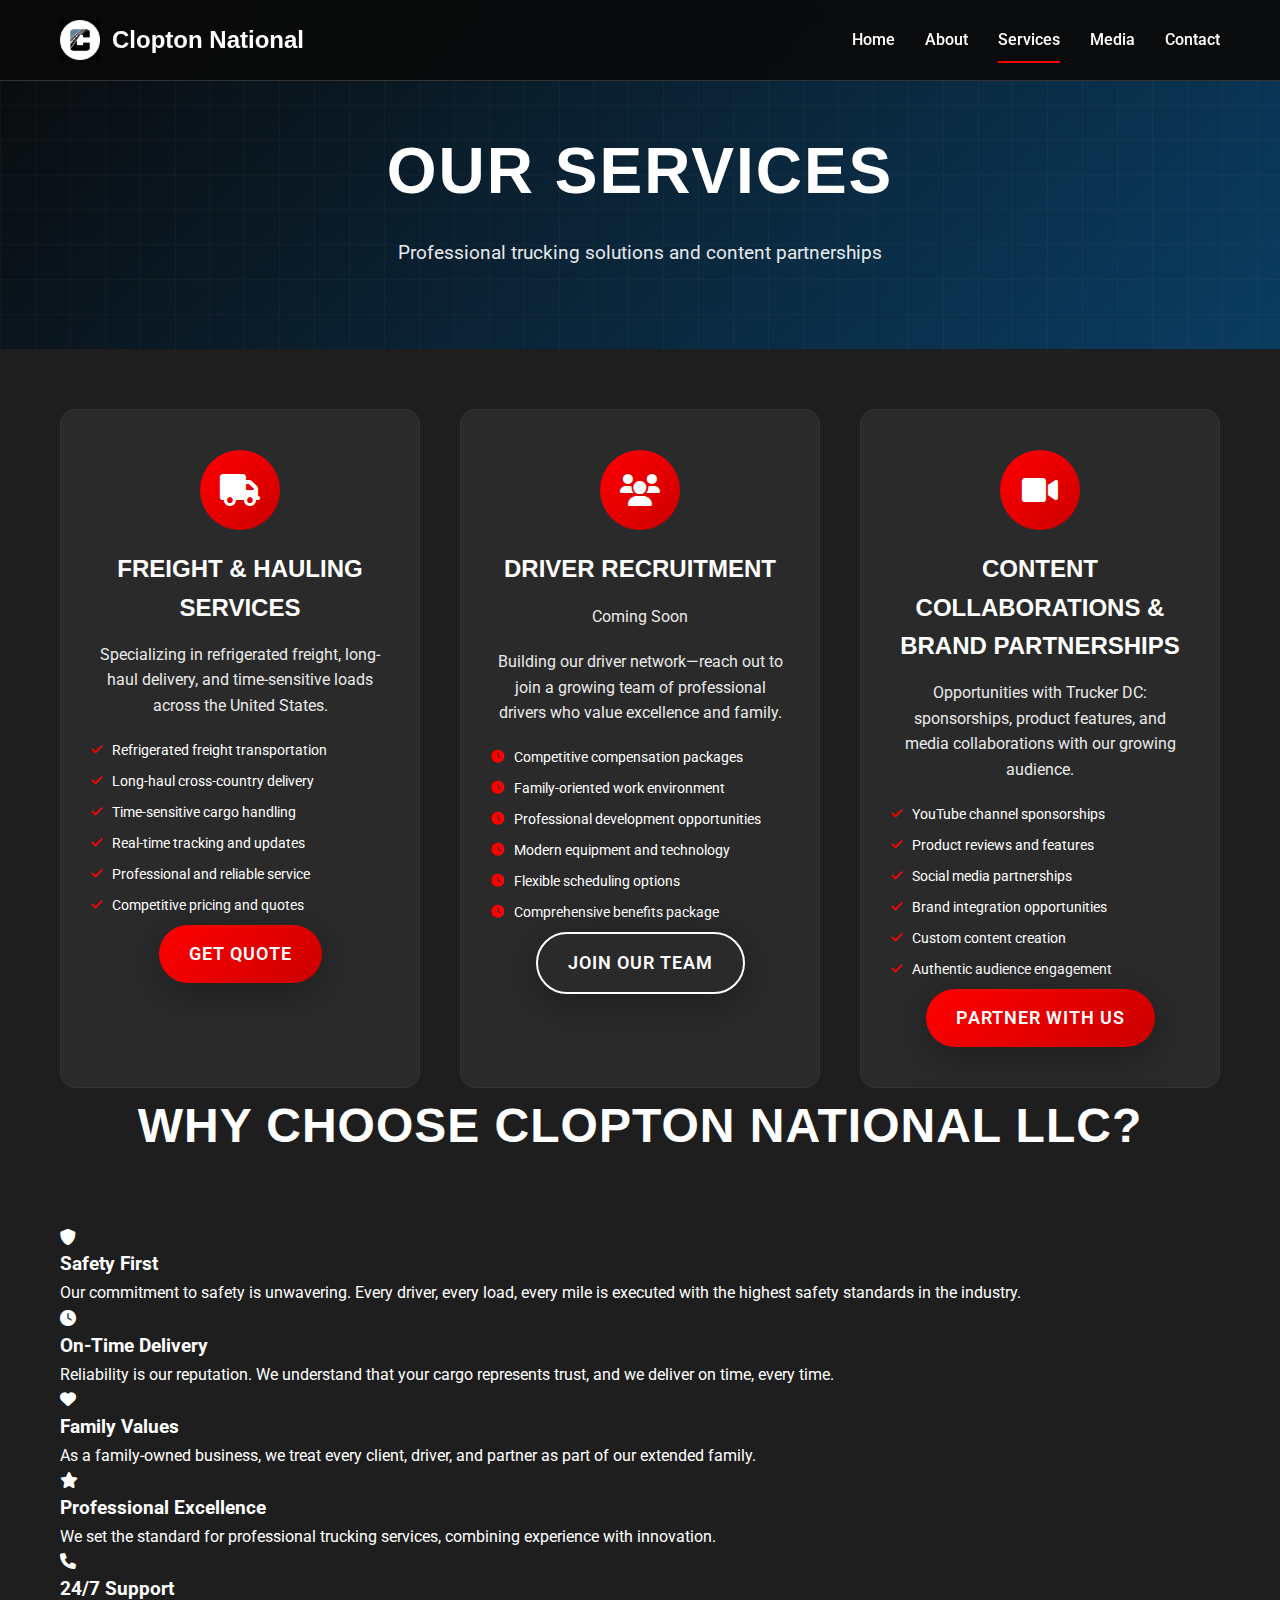
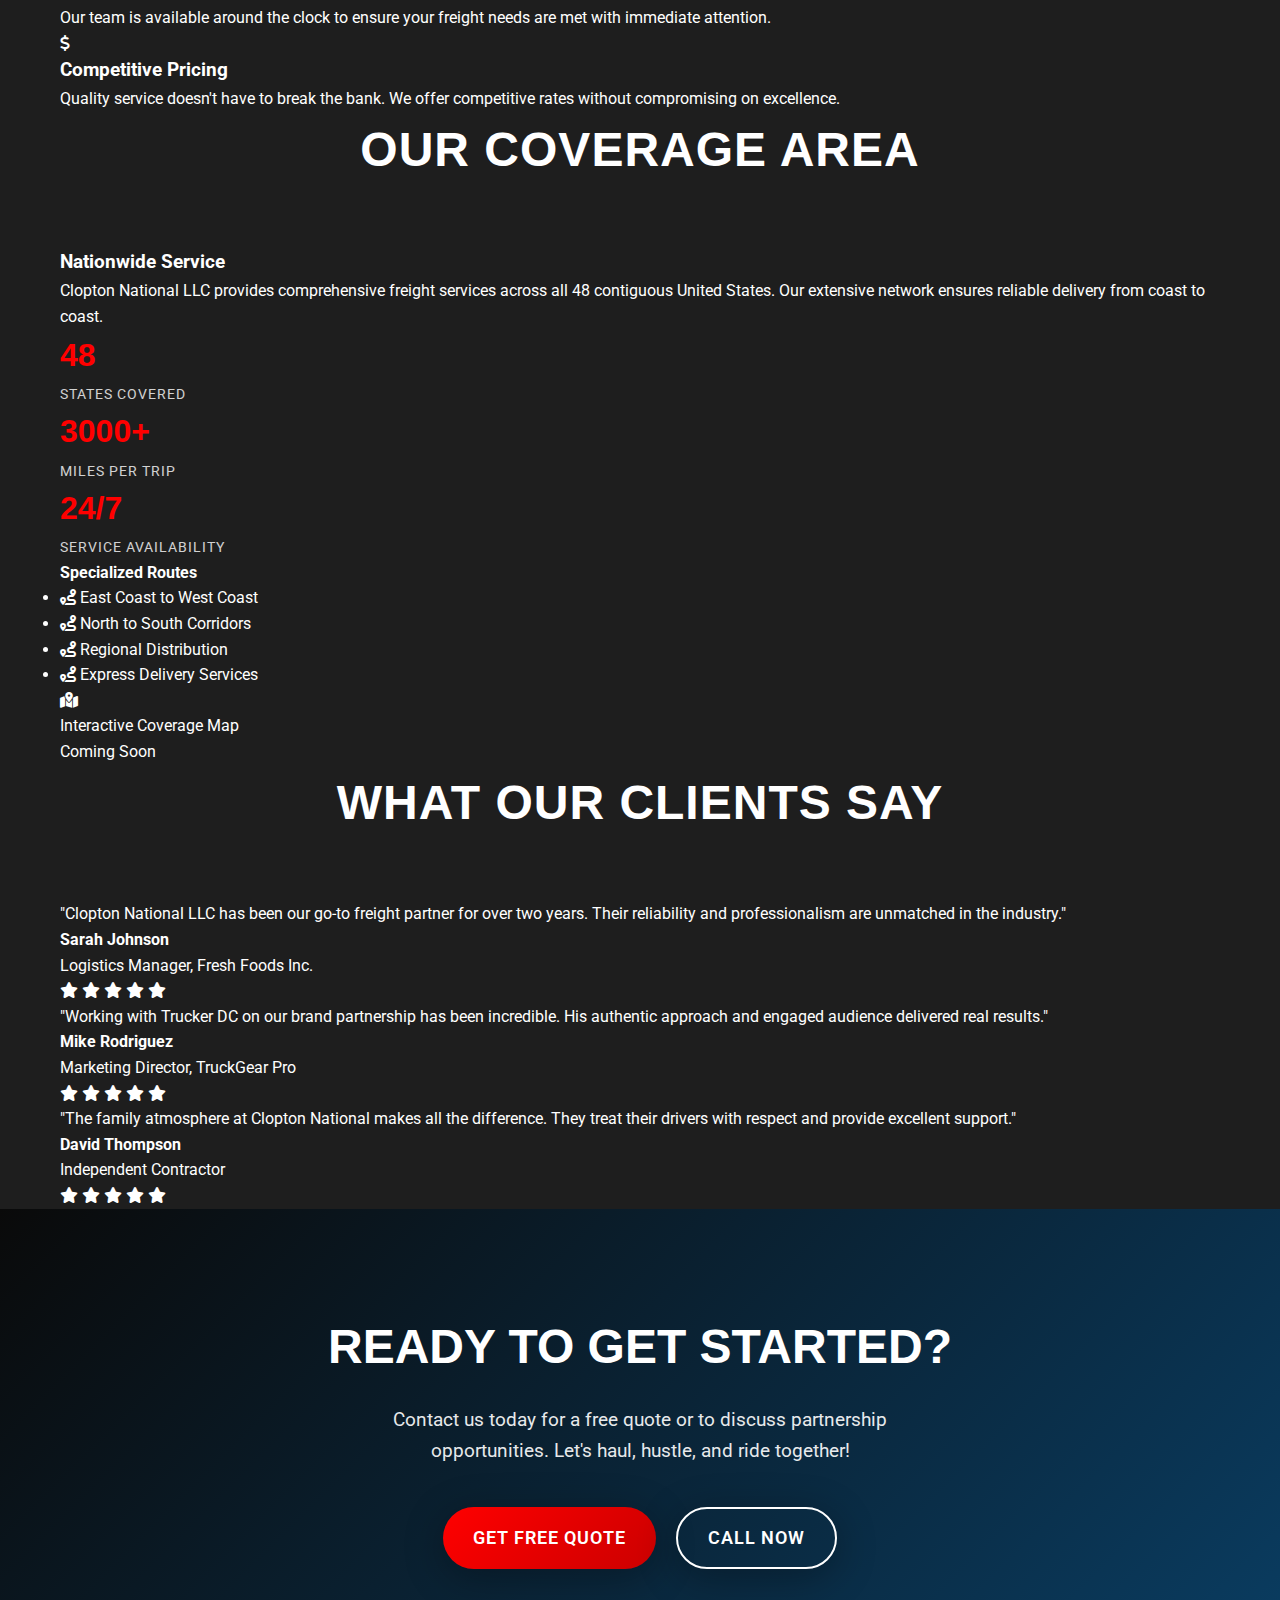
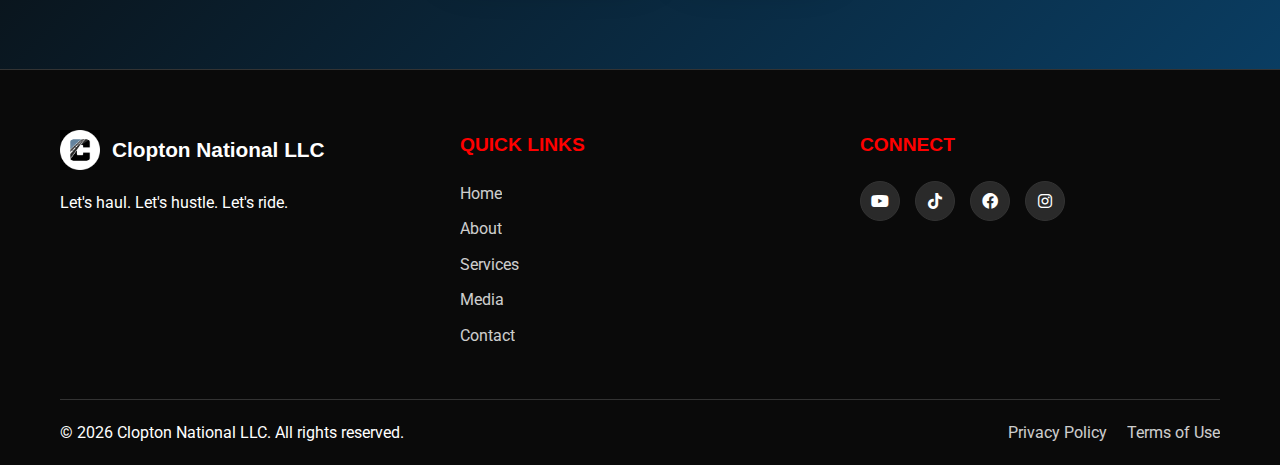
<file: services.html>
<!DOCTYPE html>
<html lang="en">
<head>
    <meta charset="UTF-8">
    <meta name="viewport" content="width=device-width, initial-scale=1.0">
    <title>Services - Clopton National LLC</title>
    <meta name="description" content="Professional trucking services, driver recruitment, and content collaboration opportunities with Clopton National LLC.">
    <link rel="icon" type="image/png" href="assets/truck-logo.png">
    <link rel="stylesheet" href="css/styles.css">
    <link rel="stylesheet" href="css/pages.css">
    <link href="https://fonts.googleapis.com/css2?family=Impact:wght@400&family=Roboto:wght@300;400;500;700&display=swap" rel="stylesheet">
    <link rel="stylesheet" href="https://cdnjs.cloudflare.com/ajax/libs/font-awesome/6.0.0/css/all.min.css">
</head>
<body>
    <!-- Navigation -->
    <nav class="navbar" id="navbar">
        <div class="nav-container">
            <div class="nav-logo">
                <img src="assets/truck logo.jpg" alt="Clopton National LLC" class="logo">
                <span class="logo-text">Clopton National</span>
            </div>
            <div class="nav-menu" id="nav-menu">
                <a href="index.html" class="nav-link">Home</a>
                <a href="about.html" class="nav-link">About</a>
                <a href="services.html" class="nav-link active">Services</a>
                <a href="media.html" class="nav-link">Media</a>
                <a href="contact.html" class="nav-link">Contact</a>
            </div>
            <div class="nav-toggle" id="nav-toggle">
                <span class="bar"></span>
                <span class="bar"></span>
                <span class="bar"></span>
            </div>
        </div>
    </nav>

    <!-- Page Header -->
    <section class="page-header">
        <div class="container">
            <h1 class="page-title">Our Services</h1>
            <p class="page-subtitle">Professional trucking solutions and content partnerships</p>
        </div>
    </section>

    <!-- Services Section -->
    <section class="services-main">
        <div class="container">
            <div class="services-grid">
                <!-- Freight & Hauling Services -->
                <div class="service-card">
                    <div class="service-icon">
                        <i class="fas fa-truck"></i>
                    </div>
                    <h3>Freight & Hauling Services</h3>
                    <p>Specializing in refrigerated freight, long-haul delivery, and time-sensitive loads across the United States.</p>
                    <ul class="service-features">
                        <li><i class="fas fa-check"></i> Refrigerated freight transportation</li>
                        <li><i class="fas fa-check"></i> Long-haul cross-country delivery</li>
                        <li><i class="fas fa-check"></i> Time-sensitive cargo handling</li>
                        <li><i class="fas fa-check"></i> Real-time tracking and updates</li>
                        <li><i class="fas fa-check"></i> Professional and reliable service</li>
                        <li><i class="fas fa-check"></i> Competitive pricing and quotes</li>
                    </ul>
                    <div class="service-cta">
                        <a href="contact.html" class="cta-button primary">Get Quote</a>
                    </div>
                </div>

                <!-- Driver Recruitment -->
                <div class="service-card">
                    <div class="service-icon">
                        <i class="fas fa-users"></i>
                    </div>
                    <h3>Driver Recruitment</h3>
                    <p class="coming-soon">Coming Soon</p>
                    <p>Building our driver network—reach out to join a growing team of professional drivers who value excellence and family.</p>
                    <ul class="service-features">
                        <li><i class="fas fa-clock"></i> Competitive compensation packages</li>
                        <li><i class="fas fa-clock"></i> Family-oriented work environment</li>
                        <li><i class="fas fa-clock"></i> Professional development opportunities</li>
                        <li><i class="fas fa-clock"></i> Modern equipment and technology</li>
                        <li><i class="fas fa-clock"></i> Flexible scheduling options</li>
                        <li><i class="fas fa-clock"></i> Comprehensive benefits package</li>
                    </ul>
                    <div class="service-cta">
                        <a href="contact.html" class="cta-button secondary">Join Our Team</a>
                    </div>
                </div>

                <!-- Content Collaborations -->
                <div class="service-card">
                    <div class="service-icon">
                        <i class="fas fa-video"></i>
                    </div>
                    <h3>Content Collaborations & Brand Partnerships</h3>
                    <p>Opportunities with Trucker DC: sponsorships, product features, and media collaborations with our growing audience.</p>
                    <ul class="service-features">
                        <li><i class="fas fa-check"></i> YouTube channel sponsorships</li>
                        <li><i class="fas fa-check"></i> Product reviews and features</li>
                        <li><i class="fas fa-check"></i> Social media partnerships</li>
                        <li><i class="fas fa-check"></i> Brand integration opportunities</li>
                        <li><i class="fas fa-check"></i> Custom content creation</li>
                        <li><i class="fas fa-check"></i> Authentic audience engagement</li>
                    </ul>
                    <div class="service-cta">
                        <a href="contact.html" class="cta-button primary">Partner With Us</a>
                    </div>
                </div>
            </div>
        </div>
    </section>

    <!-- Service Details Section -->
    <section class="service-details">
        <div class="container">
            <h2 class="section-title">Why Choose Clopton National LLC?</h2>
            <div class="details-grid">
                <div class="detail-card">
                    <div class="detail-icon">
                        <i class="fas fa-shield-alt"></i>
                    </div>
                    <h3>Safety First</h3>
                    <p>Our commitment to safety is unwavering. Every driver, every load, every mile is executed with the highest safety standards in the industry.</p>
                </div>
                
                <div class="detail-card">
                    <div class="detail-icon">
                        <i class="fas fa-clock"></i>
                    </div>
                    <h3>On-Time Delivery</h3>
                    <p>Reliability is our reputation. We understand that your cargo represents trust, and we deliver on time, every time.</p>
                </div>
                
                <div class="detail-card">
                    <div class="detail-icon">
                        <i class="fas fa-heart"></i>
                    </div>
                    <h3>Family Values</h3>
                    <p>As a family-owned business, we treat every client, driver, and partner as part of our extended family.</p>
                </div>
                
                <div class="detail-card">
                    <div class="detail-icon">
                        <i class="fas fa-star"></i>
                    </div>
                    <h3>Professional Excellence</h3>
                    <p>We set the standard for professional trucking services, combining experience with innovation.</p>
                </div>
                
                <div class="detail-card">
                    <div class="detail-icon">
                        <i class="fas fa-phone"></i>
                    </div>
                    <h3>24/7 Support</h3>
                    <p>Our team is available around the clock to ensure your freight needs are met with immediate attention.</p>
                </div>
                
                <div class="detail-card">
                    <div class="detail-icon">
                        <i class="fas fa-dollar-sign"></i>
                    </div>
                    <h3>Competitive Pricing</h3>
                    <p>Quality service doesn't have to break the bank. We offer competitive rates without compromising on excellence.</p>
                </div>
            </div>
        </div>
    </section>

    <!-- Coverage Area Section -->
    <section class="coverage-area">
        <div class="container">
            <h2 class="section-title">Our Coverage Area</h2>
            <div class="coverage-content">
                <div class="coverage-info">
                    <h3>Nationwide Service</h3>
                    <p>Clopton National LLC provides comprehensive freight services across all 48 contiguous United States. Our extensive network ensures reliable delivery from coast to coast.</p>
                    
                    <div class="coverage-stats">
                        <div class="coverage-stat">
                            <span class="stat-number">48</span>
                            <span class="stat-label">States Covered</span>
                        </div>
                        <div class="coverage-stat">
                            <span class="stat-number">3000+</span>
                            <span class="stat-label">Miles Per Trip</span>
                        </div>
                        <div class="coverage-stat">
                            <span class="stat-number">24/7</span>
                            <span class="stat-label">Service Availability</span>
                        </div>
                    </div>
                    
                    <h4>Specialized Routes</h4>
                    <ul class="route-list">
                        <li><i class="fas fa-route"></i> East Coast to West Coast</li>
                        <li><i class="fas fa-route"></i> North to South Corridors</li>
                        <li><i class="fas fa-route"></i> Regional Distribution</li>
                        <li><i class="fas fa-route"></i> Express Delivery Services</li>
                    </ul>
                </div>
                
                <div class="coverage-map">
                    <div class="map-placeholder">
                        <i class="fas fa-map-marked-alt"></i>
                        <p>Interactive Coverage Map</p>
                        <span>Coming Soon</span>
                    </div>
                </div>
            </div>
        </div>
    </section>

    <!-- Testimonials Section -->
    <section class="testimonials">
        <div class="container">
            <h2 class="section-title">What Our Clients Say</h2>
            <div class="testimonials-grid">
                <div class="testimonial-card">
                    <div class="testimonial-content">
                        <p>"Clopton National LLC has been our go-to freight partner for over two years. Their reliability and professionalism are unmatched in the industry."</p>
                    </div>
                    <div class="testimonial-author">
                        <div class="author-info">
                            <h4>Sarah Johnson</h4>
                            <span>Logistics Manager, Fresh Foods Inc.</span>
                        </div>
                        <div class="rating">
                            <i class="fas fa-star"></i>
                            <i class="fas fa-star"></i>
                            <i class="fas fa-star"></i>
                            <i class="fas fa-star"></i>
                            <i class="fas fa-star"></i>
                        </div>
                    </div>
                </div>
                
                <div class="testimonial-card">
                    <div class="testimonial-content">
                        <p>"Working with Trucker DC on our brand partnership has been incredible. His authentic approach and engaged audience delivered real results."</p>
                    </div>
                    <div class="testimonial-author">
                        <div class="author-info">
                            <h4>Mike Rodriguez</h4>
                            <span>Marketing Director, TruckGear Pro</span>
                        </div>
                        <div class="rating">
                            <i class="fas fa-star"></i>
                            <i class="fas fa-star"></i>
                            <i class="fas fa-star"></i>
                            <i class="fas fa-star"></i>
                            <i class="fas fa-star"></i>
                        </div>
                    </div>
                </div>
                
                <div class="testimonial-card">
                    <div class="testimonial-content">
                        <p>"The family atmosphere at Clopton National makes all the difference. They treat their drivers with respect and provide excellent support."</p>
                    </div>
                    <div class="testimonial-author">
                        <div class="author-info">
                            <h4>David Thompson</h4>
                            <span>Independent Contractor</span>
                        </div>
                        <div class="rating">
                            <i class="fas fa-star"></i>
                            <i class="fas fa-star"></i>
                            <i class="fas fa-star"></i>
                            <i class="fas fa-star"></i>
                            <i class="fas fa-star"></i>
                        </div>
                    </div>
                </div>
            </div>
        </div>
    </section>

    <!-- Call to Action -->
    <section class="cta-section">
        <div class="container">
            <div class="cta-content">
                <h2>Ready to Get Started?</h2>
                <p>Contact us today for a free quote or to discuss partnership opportunities. Let's haul, hustle, and ride together!</p>
                <div class="cta-buttons">
                    <a href="contact.html" class="cta-button primary">Get Free Quote</a>
                    <a href="tel:+1234567890" class="cta-button secondary">Call Now</a>
                </div>
            </div>
        </div>
    </section>

    <!-- Footer -->
    <footer class="footer">
        <div class="container">
            <div class="footer-content">
                <div class="footer-section">
                    <div class="footer-logo">
                <img src="assets/truck logo.jpg" alt="Clopton National LLC">
                <span>Clopton National LLC</span>
            </div>
                    <p>Let's haul. Let's hustle. Let's ride.</p>
                </div>
                <div class="footer-section">
                    <h4>Quick Links</h4>
                    <ul>
                        <li><a href="index.html">Home</a></li>
                        <li><a href="about.html">About</a></li>
                        <li><a href="services.html">Services</a></li>
                        <li><a href="media.html">Media</a></li>
                        <li><a href="contact.html">Contact</a></li>
                    </ul>
                </div>
                <div class="footer-section">
                    <h4>Connect</h4>
                    <div class="social-links">
                        <a href="https://www.youtube.com/@TruckerDC" target="_blank"><i class="fab fa-youtube"></i></a>
                        <a href="https://www.tiktok.com/@trucker.dc" target="_blank"><i class="fab fa-tiktok"></i></a>
                        <a href="https://www.facebook.com/Official.DClopton" target="_blank"><i class="fab fa-facebook"></i></a>
                        <a href="https://www.instagram.com/Trucker_DC" target="_blank"><i class="fab fa-instagram"></i></a>
                    </div>
                </div>
            </div>
            <div class="footer-bottom">
                <p>&copy; 2025 Clopton National LLC. All rights reserved.</p>
                <div class="footer-links">
                    <a href="privacy.html">Privacy Policy</a>
                    <a href="terms.html">Terms of Use</a>
                </div>
            </div>
        </div>
    </footer>

    <script src="js/main.js"></script>
</body>
</html>
</file>
<file: css/pages.css>
/* Page-specific styles for Clopton National LLC */

/* Page Header */
.page-header {
    padding: 120px 0 80px;
    background: var(--gradient-primary);
    text-align: center;
    position: relative;
    overflow: hidden;
}

.page-header::before {
    content: '';
    position: absolute;
    top: 0;
    left: 0;
    width: 100%;
    height: 100%;
    background: url('data:image/svg+xml,<svg xmlns="http://www.w3.org/2000/svg" viewBox="0 0 100 100"><defs><pattern id="grid" width="10" height="10" patternUnits="userSpaceOnUse"><path d="M 10 0 L 0 0 0 10" fill="none" stroke="rgba(255,255,255,0.1)" stroke-width="0.5"/></pattern></defs><rect width="100" height="100" fill="url(%23grid)"/></svg>');
    opacity: 0.3;
}

.page-title {
    font-family: var(--header-font);
    font-size: clamp(2.5rem, 6vw, 4rem);
    margin-bottom: 1rem;
    text-transform: uppercase;
    letter-spacing: 2px;
    position: relative;
    z-index: 2;
}

.page-subtitle {
    font-size: 1.2rem;
    opacity: 0.9;
    position: relative;
    z-index: 2;
}

/* About Page Styles */
.about-main {
    padding: 100px 0;
    background: var(--background-color);
}

.about-two-column {
    display: grid;
    grid-template-columns: 1fr 1fr;
    gap: 60px;
    align-items: start;
}

.about-column {
    background: var(--card-bg);
    padding: 40px;
    border-radius: 15px;
    border: 1px solid var(--border-color);
    transition: var(--transition);
}

.about-column:hover {
    transform: translateY(-5px);
    box-shadow: var(--shadow-light);
    border-color: var(--accent-color);
}

.about-content h2 {
    font-family: var(--header-font);
    font-size: 2rem;
    margin-bottom: 20px;
    color: var(--accent-color);
    text-transform: uppercase;
}

.about-content p {
    margin-bottom: 20px;
    line-height: 1.7;
    opacity: 0.9;
}

.company-values h3,
.creator-stats h3 {
    font-family: var(--header-font);
    font-size: 1.3rem;
    margin: 30px 0 15px;
    color: var(--text-color);
}

.company-values ul {
    list-style: none;
    padding: 0;
}

.company-values li {
    display: flex;
    align-items: center;
    gap: 10px;
    margin-bottom: 10px;
    padding: 10px 0;
}

.company-values li i {
    color: var(--accent-color);
    font-size: 1.1rem;
}

.stats-grid {
    display: grid;
    grid-template-columns: repeat(2, 1fr);
    gap: 20px;
    margin-top: 20px;
}

.stat-item {
    text-align: center;
    padding: 20px;
    background: var(--background-color);
    border-radius: 10px;
    border: 1px solid var(--border-color);
}

.stat-item .stat-number {
    display: block;
    font-family: var(--header-font);
    font-size: 1.8rem;
    color: var(--accent-color);
    font-weight: bold;
}

.stat-item .stat-label {
    font-size: 0.9rem;
    opacity: 0.8;
    text-transform: uppercase;
    letter-spacing: 1px;
}

/* Founders Section */
.founders-section {
    padding: 100px 0;
    background: var(--card-bg);
}

.founders-grid {
    display: grid;
    grid-template-columns: repeat(auto-fit, minmax(400px, 1fr));
    gap: 40px;
    margin-top: 60px;
}

.founder-card {
    background: var(--background-color);
    border-radius: 15px;
    padding: 40px;
    text-align: center;
    border: 1px solid var(--border-color);
    transition: var(--transition);
    position: relative;
    overflow: hidden;
}

.founder-card::before {
    content: '';
    position: absolute;
    top: 0;
    left: -100%;
    width: 100%;
    height: 100%;
    background: linear-gradient(90deg, transparent, rgba(255, 0, 0, 0.1), transparent);
    transition: var(--transition);
}

.founder-card:hover::before {
    left: 100%;
}

.founder-card:hover {
    transform: translateY(-10px);
    box-shadow: var(--shadow-light);
    border-color: var(--accent-color);
}

.founder-image {
    margin-bottom: 20px;
}

.image-placeholder {
    width: 120px;
    height: 120px;
    background: var(--gradient-accent);
    border-radius: 50%;
    display: flex;
    align-items: center;
    justify-content: center;
    margin: 0 auto;
    font-size: 3rem;
    color: white;
}

.founder-info h3 {
    font-family: var(--header-font);
    font-size: 1.5rem;
    margin-bottom: 5px;
    text-transform: uppercase;
}

.founder-title {
    color: var(--accent-color);
    font-weight: 600;
    margin-bottom: 15px;
    text-transform: uppercase;
    font-size: 0.9rem;
    letter-spacing: 1px;
}

.founder-info p {
    line-height: 1.6;
    opacity: 0.9;
    margin-bottom: 20px;
}

.founder-social {
    display: flex;
    justify-content: center;
    gap: 15px;
}

.founder-social a {
    width: 40px;
    height: 40px;
    background: var(--card-bg);
    border-radius: 50%;
    display: flex;
    align-items: center;
    justify-content: center;
    color: var(--text-color);
    text-decoration: none;
    transition: var(--transition);
    border: 1px solid var(--border-color);
}

.founder-social a:hover {
    background: var(--accent-color);
    transform: translateY(-3px);
    box-shadow: var(--shadow-light);
}

/* Timeline Section */
.timeline-section {
    padding: 100px 0;
    background: var(--background-color);
}

.timeline {
    position: relative;
    max-width: 800px;
    margin: 60px auto 0;
}

.timeline::before {
    content: '';
    position: absolute;
    left: 50%;
    top: 0;
    bottom: 0;
    width: 2px;
    background: var(--accent-color);
    transform: translateX(-50%);
}

.timeline-item {
    position: relative;
    margin-bottom: 50px;
    width: 50%;
}

.timeline-item:nth-child(odd) {
    left: 0;
    padding-right: 40px;
    text-align: right;
}

.timeline-item:nth-child(even) {
    left: 50%;
    padding-left: 40px;
    text-align: left;
}

.timeline-marker {
    position: absolute;
    width: 20px;
    height: 20px;
    background: var(--accent-color);
    border-radius: 50%;
    top: 0;
    border: 4px solid var(--background-color);
    box-shadow: 0 0 0 2px var(--accent-color);
}

.timeline-item:nth-child(odd) .timeline-marker {
    right: -10px;
}

.timeline-item:nth-child(even) .timeline-marker {
    left: -10px;
}

.timeline-content {
    background: var(--card-bg);
    padding: 30px;
    border-radius: 15px;
    border: 1px solid var(--border-color);
    transition: var(--transition);
}

.timeline-content:hover {
    transform: translateY(-5px);
    box-shadow: var(--shadow-light);
    border-color: var(--accent-color);
}

.timeline-content h3 {
    font-family: var(--header-font);
    font-size: 1.5rem;
    color: var(--accent-color);
    margin-bottom: 5px;
}

.timeline-content h4 {
    font-family: var(--header-font);
    font-size: 1.2rem;
    margin-bottom: 10px;
    text-transform: uppercase;
}

.timeline-content p {
    opacity: 0.9;
    line-height: 1.6;
}

/* CTA Section */
.cta-section {
    padding: 100px 0;
    background: var(--gradient-primary);
    text-align: center;
}

.cta-content h2 {
    font-family: var(--header-font);
    font-size: clamp(2rem, 5vw, 3rem);
    margin-bottom: 20px;
    text-transform: uppercase;
}

.cta-content p {
    font-size: 1.2rem;
    margin-bottom: 40px;
    opacity: 0.9;
    max-width: 600px;
    margin-left: auto;
    margin-right: auto;
}

.cta-buttons {
    display: flex;
    gap: 20px;
    justify-content: center;
    flex-wrap: wrap;
}

.cta-button.primary {
    background: var(--gradient-accent);
    color: white;
}

.cta-button.secondary {
    background: transparent;
    color: var(--text-color);
    border: 2px solid var(--text-color);
}

.cta-button.secondary:hover {
    background: var(--text-color);
    color: var(--primary-color);
}

/* Services Page Styles */
.services-grid {
    display: grid;
    grid-template-columns: repeat(auto-fit, minmax(350px, 1fr));
    gap: 40px;
    margin-top: 60px;
}

.service-card {
    background: var(--card-bg);
    padding: 40px 30px;
    border-radius: 15px;
    text-align: center;
    transition: var(--transition);
    border: 1px solid var(--border-color);
    position: relative;
    overflow: hidden;
}

.service-card::before {
    content: '';
    position: absolute;
    top: 0;
    left: -100%;
    width: 100%;
    height: 100%;
    background: linear-gradient(90deg, transparent, rgba(255, 0, 0, 0.1), transparent);
    transition: var(--transition);
}

.service-card:hover::before {
    left: 100%;
}

.service-card:hover {
    transform: translateY(-10px);
    box-shadow: var(--shadow-light);
    border-color: var(--accent-color);
}

.service-icon {
    width: 80px;
    height: 80px;
    background: var(--gradient-accent);
    border-radius: 50%;
    display: flex;
    align-items: center;
    justify-content: center;
    margin: 0 auto 20px;
    font-size: 2rem;
    color: white;
}

.service-card h3 {
    font-family: var(--header-font);
    font-size: 1.5rem;
    margin-bottom: 15px;
    text-transform: uppercase;
}

.service-card p {
    opacity: 0.9;
    line-height: 1.6;
    margin-bottom: 20px;
}

.service-features {
    list-style: none;
    padding: 0;
    text-align: left;
}

.service-features li {
    display: flex;
    align-items: center;
    gap: 10px;
    margin-bottom: 8px;
    font-size: 0.9rem;
}

.service-features li i {
    color: var(--accent-color);
    font-size: 0.8rem;
}

/* Contact Form Styles */
.contact-form {
    background: var(--card-bg);
    padding: 40px;
    border-radius: 15px;
    border: 1px solid var(--border-color);
    max-width: 600px;
    margin: 0 auto;
}

.form-group {
    margin-bottom: 25px;
}

.form-group label {
    display: block;
    margin-bottom: 8px;
    font-weight: 600;
    color: var(--text-color);
}

.form-group input,
.form-group textarea {
    width: 100%;
    padding: 15px;
    background: var(--background-color);
    border: 1px solid var(--border-color);
    border-radius: 8px;
    color: var(--text-color);
    font-family: var(--body-font);
    transition: var(--transition);
}

.form-group input:focus,
.form-group textarea:focus {
    outline: none;
    border-color: var(--accent-color);
    box-shadow: 0 0 0 2px rgba(255, 0, 0, 0.2);
}

.form-group textarea {
    resize: vertical;
    min-height: 120px;
}

.submit-button {
    width: 100%;
    padding: 15px;
    background: var(--gradient-accent);
    color: white;
    border: none;
    border-radius: 8px;
    font-size: 1.1rem;
    font-weight: 600;
    cursor: pointer;
    transition: var(--transition);
    text-transform: uppercase;
    letter-spacing: 1px;
}

.submit-button:hover {
    transform: translateY(-2px);
    box-shadow: var(--shadow-light);
}



/* Responsive Design for Pages */
@media (max-width: 768px) {
    .about-two-column {
        grid-template-columns: 1fr;
        gap: 30px;
    }

    .about-column {
        padding: 30px;
    }

    .stats-grid {
        grid-template-columns: 1fr;
    }

    .founders-grid {
        grid-template-columns: 1fr;
    }

    .timeline::before {
        left: 20px;
    }

    .timeline-item {
        width: 100%;
        left: 0 !important;
        padding-left: 50px !important;
        padding-right: 0 !important;
        text-align: left !important;
    }

    .timeline-marker {
        left: 10px !important;
        right: auto !important;
    }

    .cta-buttons {
        flex-direction: column;
        align-items: center;
    }

    .cta-button {
        width: 100%;
        max-width: 300px;
    }

    .contact-form {
        padding: 30px 20px;
    }

    .services-grid {
        grid-template-columns: 1fr;
    }
}

@media (max-width: 480px) {
    .page-header {
        padding: 100px 0 60px;
    }

    .about-main,
    .founders-section,
    .timeline-section,
    .cta-section {
        padding: 60px 0;
    }

    .about-column {
        padding: 20px;
    }

    .founder-card {
        padding: 30px 20px;
    }

    .timeline-content {
        padding: 20px;
    }
}

/* Social Media Centered Styles */
.social-links-centered {
    display: flex;
    justify-content: center;
    align-items: center;
    gap: 25px;
    margin: 30px 0;
    padding: 20px;
}

.social-icon {
    width: 60px;
    height: 60px;
    background: var(--card-bg);
    border-radius: 50%;
    display: flex;
    align-items: center;
    justify-content: center;
    color: var(--text-color);
    text-decoration: none;
    transition: all 0.3s ease;
    border: 2px solid var(--border-color);
    font-size: 1.5rem;
    position: relative;
    overflow: hidden;
}

.social-icon::before {
    content: '';
    position: absolute;
    top: 0;
    left: -100%;
    width: 100%;
    height: 100%;
    background: linear-gradient(90deg, transparent, rgba(255,255,255,0.2), transparent);
    transition: left 0.5s ease;
}

.social-icon:hover::before {
    left: 100%;
}

.social-icon:hover {
    transform: translateY(-5px) scale(1.1);
    box-shadow: 0 10px 25px rgba(0,0,0,0.2);
    border-color: var(--accent-color);
}

.social-icon.youtube:hover {
    background: #FF0000;
    color: white;
    border-color: #FF0000;
}

.social-icon.tiktok:hover {
    background: #000000;
    color: white;
    border-color: #000000;
}

.social-icon.facebook:hover {
    background: #1877F2;
    color: white;
    border-color: #1877F2;
}

.social-icon.instagram:hover {
    background: linear-gradient(45deg, #F58529, #DD2A7B, #8134AF, #515BD4);
    color: white;
    border-color: #E4405F;
}

/* Enhanced Responsive Design */

/* Large Tablets (768px - 1024px) */
@media (max-width: 1024px) {
    .contact-container {
        grid-template-columns: 1fr;
        gap: 40px;
    }
    
    .contact-info-grid {
        grid-template-columns: repeat(2, 1fr);
        gap: 30px;
    }
    
    .social-links-centered {
        gap: 20px;
    }
    
    .social-icon {
        width: 55px;
        height: 55px;
        font-size: 1.4rem;
    }
    
    .about-two-column {
        grid-template-columns: 1fr;
        gap: 40px;
    }
    
    .services-grid {
        grid-template-columns: repeat(2, 1fr);
        gap: 30px;
    }
}

/* Small Tablets (481px - 768px) */
@media (max-width: 768px) {
    .page-header {
        padding: 100px 0 70px;
    }
    
    .page-title {
        font-size: clamp(2rem, 5vw, 3rem);
    }
    
    .contact-info-grid {
        grid-template-columns: 1fr;
        gap: 25px;
    }
    
    .contact-info-card {
        padding: 25px 20px;
    }
    
    .social-links-centered {
        gap: 18px;
        margin: 25px 0;
        padding: 15px;
    }
    
    .social-icon {
        width: 50px;
        height: 50px;
        font-size: 1.3rem;
    }
    
    .about-column {
        padding: 30px 25px;
    }
    
    .services-grid {
        grid-template-columns: 1fr;
        gap: 25px;
    }
    
    .service-card {
        padding: 30px 25px;
    }
}

/* Mobile Devices (320px - 480px) */
@media (max-width: 480px) {
    .social-links-centered {
        gap: 15px;
        margin: 20px 0;
        padding: 10px;
        flex-wrap: wrap;
    }
    
    .social-icon {
        width: 45px;
        height: 45px;
        font-size: 1.2rem;
    }
    
    .contact-info-card {
        padding: 20px 15px;
        text-align: center;
    }
    
    .contact-form {
        padding: 25px 15px;
    }
    
    .form-group input,
    .form-group textarea {
        padding: 12px 15px;
        font-size: 14px;
    }
    
    .submit-btn {
        padding: 12px 25px;
        font-size: 14px;
    }
}

/* Extra Small Devices (max-width: 320px) */
@media (max-width: 320px) {
    .social-links-centered {
        gap: 12px;
        padding: 8px;
    }
    
    .social-icon {
        width: 40px;
        height: 40px;
        font-size: 1.1rem;
    }
    
    .page-title {
        font-size: 1.8rem;
    }
    
    .contact-info-card {
        padding: 15px 10px;
    }
}
</file>
<file: css/styles.css>
/* Reset and Base Styles */
* {
    margin: 0;
    padding: 0;
    box-sizing: border-box;
}

:root {
    --primary-color: #0A0A0A;
    --secondary-color: #0A3D62;
    --accent-color: #FF0000;
    --text-color: #FFFFFF;
    --background-color: #1E1E1E;
    --card-bg: #2A2A2A;
    --border-color: #333333;
    --gradient-primary: linear-gradient(135deg, #0A0A0A 0%, #0A3D62 100%);
    --gradient-accent: linear-gradient(135deg, #FF0000 0%, #CC0000 100%);
    --shadow-light: 0 4px 20px rgba(255, 255, 255, 0.1);
    --shadow-dark: 0 8px 40px rgba(0, 0, 0, 0.3);
    --transition: all 0.3s cubic-bezier(0.4, 0, 0.2, 1);
    --header-font: 'Impact', sans-serif;
    --body-font: 'Roboto', sans-serif;
}

html {
    scroll-behavior: smooth;
}

body {
    font-family: var(--body-font);
    background-color: var(--background-color);
    color: var(--text-color);
    line-height: 1.6;
    overflow-x: hidden;
}

.container {
    max-width: 1200px;
    margin: 0 auto;
    padding: 0 20px;
}

/* Navigation */
.navbar {
    position: fixed;
    top: 0;
    width: 100%;
    background: rgba(10, 10, 10, 0.95);
    backdrop-filter: blur(10px);
    z-index: 1000;
    transition: var(--transition);
    border-bottom: 1px solid var(--border-color);
}

.navbar.scrolled {
    background: rgba(10, 10, 10, 0.98);
    box-shadow: var(--shadow-dark);
}

.nav-container {
    max-width: 1200px;
    margin: 0 auto;
    padding: 0 20px;
    display: flex;
    justify-content: space-between;
    align-items: center;
    height: 80px;
}

.nav-logo {
    display: flex;
    align-items: center;
    gap: 12px;
}

.logo {
    height: 40px;
    width: auto;
    transition: var(--transition);
}

.logo:hover {
    transform: scale(1.05);
}

.logo-text {
    font-family: var(--header-font);
    font-size: 1.5rem;
    font-weight: bold;
    color: var(--text-color);
}

.nav-menu {
    display: flex;
    gap: 30px;
}

.nav-link {
    color: var(--text-color);
    text-decoration: none;
    font-weight: 500;
    position: relative;
    transition: var(--transition);
    padding: 10px 0;
}

.nav-link::after {
    content: '';
    position: absolute;
    bottom: 0;
    left: 0;
    width: 0;
    height: 2px;
    background: var(--accent-color);
    transition: var(--transition);
}

.nav-link:hover::after,
.nav-link.active::after {
    width: 100%;
}

.nav-link:hover {
    color: var(--accent-color);
}

.nav-toggle {
    display: none;
    flex-direction: column;
    cursor: pointer;
}

.bar {
    width: 25px;
    height: 3px;
    background: var(--text-color);
    margin: 3px 0;
    transition: var(--transition);
}

/* Hero Section */
.hero {
    height: 100vh;
    position: relative;
    display: flex;
    align-items: center;
    justify-content: center;
    overflow: hidden;
}

.hero-background {
    position: absolute;
    top: 0;
    left: 0;
    width: 100%;
    height: 100%;
    background: linear-gradient(135deg, #0A0A0A 0%, #0A3D62 50%, #1E1E1E 100%);
    background-size: 400% 400%;
    animation: gradientShift 8s ease-in-out infinite;
}

@keyframes gradientShift {
    0%, 100% { background-position: 0% 50%; }
    50% { background-position: 100% 50%; }
}

.hero-overlay {
    position: absolute;
    top: 0;
    left: 0;
    width: 100%;
    height: 100%;
    background: rgba(0, 0, 0, 0.4);
}

.hero-content {
    position: relative;
    z-index: 2;
    text-align: center;
    animation: fadeInUp 1s ease-out;
}

@keyframes fadeInUp {
    from {
        opacity: 0;
        transform: translateY(50px);
    }
    to {
        opacity: 1;
        transform: translateY(0);
    }
}

.hero-title {
    font-family: var(--header-font);
    font-size: clamp(3rem, 8vw, 6rem);
    font-weight: bold;
    margin-bottom: 1rem;
    text-transform: uppercase;
    letter-spacing: 2px;
    text-shadow: 2px 2px 4px rgba(0, 0, 0, 0.5);
}

.hero-subtitle {
    font-family: var(--header-font);
    font-size: clamp(1.5rem, 4vw, 2.5rem);
    margin-bottom: 1.5rem;
    color: var(--accent-color);
    text-shadow: 1px 1px 2px rgba(0, 0, 0, 0.5);
}

.hero-text {
    font-size: 1.2rem;
    margin-bottom: 1rem;
    max-width: 600px;
    margin-left: auto;
    margin-right: auto;
    opacity: 0.9;
}

.hero-tagline {
    font-style: italic;
    font-size: 1.1rem;
    margin-bottom: 2rem;
    color: var(--accent-color);
    font-weight: 300;
}

.cta-button {
    display: inline-flex;
    align-items: center;
    gap: 10px;
    background: var(--gradient-accent);
    color: white;
    padding: 15px 30px;
    text-decoration: none;
    border-radius: 50px;
    font-weight: 600;
    font-size: 1.1rem;
    transition: var(--transition);
    box-shadow: var(--shadow-dark);
    text-transform: uppercase;
    letter-spacing: 1px;
}

.cta-button:hover {
    transform: translateY(-3px);
    box-shadow: 0 12px 50px rgba(255, 0, 0, 0.3);
}

.scroll-indicator {
    position: absolute;
    bottom: 30px;
    left: 50%;
    transform: translateX(-50%);
    animation: bounce 2s infinite;
}

@keyframes bounce {
    0%, 20%, 50%, 80%, 100% { transform: translateX(-50%) translateY(0); }
    40% { transform: translateX(-50%) translateY(-10px); }
    60% { transform: translateX(-50%) translateY(-5px); }
}

.scroll-arrow {
    width: 20px;
    height: 20px;
    border-right: 2px solid var(--text-color);
    border-bottom: 2px solid var(--text-color);
    transform: rotate(45deg);
}

/* Video Section */
.video-section {
    padding: 100px 0;
    background: var(--card-bg);
}

.section-title {
    font-family: var(--header-font);
    font-size: clamp(2rem, 5vw, 3rem);
    text-align: center;
    margin-bottom: 60px;
    text-transform: uppercase;
    letter-spacing: 1px;
}

.video-container {
    display: grid;
    grid-template-columns: 1fr 1fr;
    gap: 60px;
    align-items: center;
}

.video-wrapper {
    position: relative;
    padding-bottom: 56.25%;
    height: 0;
    overflow: hidden;
    border-radius: 15px;
    box-shadow: var(--shadow-dark);
}

.video-wrapper iframe {
    position: absolute;
    top: 0;
    left: 0;
    width: 100%;
    height: 100%;
    border-radius: 15px;
}

.video-info h3 {
    font-family: var(--header-font);
    font-size: 2rem;
    margin-bottom: 20px;
    color: var(--accent-color);
}

.video-info p {
    font-size: 1.1rem;
    margin-bottom: 30px;
    opacity: 0.9;
}

.stats {
    display: flex;
    gap: 30px;
}

.stat {
    text-align: center;
}

.stat-number {
    display: block;
    font-family: var(--header-font);
    font-size: 2rem;
    color: var(--accent-color);
    font-weight: bold;
}

.stat-label {
    font-size: 0.9rem;
    opacity: 0.8;
    text-transform: uppercase;
    letter-spacing: 1px;
}

/* Quick About Section */
.quick-about {
    padding: 100px 0;
    background: var(--background-color);
}

.about-grid {
    display: grid;
    grid-template-columns: repeat(auto-fit, minmax(300px, 1fr));
    gap: 40px;
}

.about-card {
    background: var(--card-bg);
    padding: 40px 30px;
    border-radius: 15px;
    text-align: center;
    transition: var(--transition);
    border: 1px solid var(--border-color);
    position: relative;
    overflow: hidden;
}

.about-card::before {
    content: '';
    position: absolute;
    top: 0;
    left: -100%;
    width: 100%;
    height: 100%;
    background: linear-gradient(90deg, transparent, rgba(255, 0, 0, 0.1), transparent);
    transition: var(--transition);
}

.about-card:hover::before {
    left: 100%;
}

.about-card:hover {
    transform: translateY(-10px);
    box-shadow: var(--shadow-light);
    border-color: var(--accent-color);
}

.card-icon {
    width: 80px;
    height: 80px;
    background: var(--gradient-accent);
    border-radius: 50%;
    display: flex;
    align-items: center;
    justify-content: center;
    margin: 0 auto 20px;
    font-size: 2rem;
    color: white;
}

.about-card h3 {
    font-family: var(--header-font);
    font-size: 1.5rem;
    margin-bottom: 15px;
    text-transform: uppercase;
}

.about-card p {
    opacity: 0.9;
    line-height: 1.6;
}

/* Footer */
.footer {
    background: var(--primary-color);
    padding: 60px 0 20px;
    border-top: 1px solid var(--border-color);
}

.footer-content {
    display: grid;
    grid-template-columns: repeat(auto-fit, minmax(250px, 1fr));
    gap: 40px;
    margin-bottom: 40px;
}

.footer-logo {
    display: flex;
    align-items: center;
    gap: 12px;
    margin-bottom: 20px;
}

.footer-logo img {
    height: 40px;
}

.footer-logo span {
    font-family: var(--header-font);
    font-size: 1.3rem;
    font-weight: bold;
}

.footer-section h4 {
    font-family: var(--header-font);
    font-size: 1.2rem;
    margin-bottom: 20px;
    text-transform: uppercase;
    color: var(--accent-color);
}

.footer-section ul {
    list-style: none;
}

.footer-section ul li {
    margin-bottom: 10px;
}

.footer-section ul li a {
    color: var(--text-color);
    text-decoration: none;
    transition: var(--transition);
    opacity: 0.8;
}

.footer-section ul li a:hover {
    color: var(--accent-color);
    opacity: 1;
}

.social-links {
    display: flex;
    gap: 15px;
}

.social-links a {
    width: 40px;
    height: 40px;
    background: var(--card-bg);
    border-radius: 50%;
    display: flex;
    align-items: center;
    justify-content: center;
    color: var(--text-color);
    text-decoration: none;
    transition: var(--transition);
    border: 1px solid var(--border-color);
}

.social-links a:hover {
    background: var(--accent-color);
    transform: translateY(-3px);
    box-shadow: var(--shadow-light);
}

.footer-bottom {
    border-top: 1px solid var(--border-color);
    padding-top: 20px;
    display: flex;
    justify-content: space-between;
    align-items: center;
    flex-wrap: wrap;
    gap: 20px;
}

.footer-links {
    display: flex;
    gap: 20px;
}

.footer-links a {
    color: var(--text-color);
    text-decoration: none;
    opacity: 0.8;
    transition: var(--transition);
}

.footer-links a:hover {
    color: var(--accent-color);
    opacity: 1;
}

/* Responsive Design */
@media (max-width: 768px) {
    .nav-menu {
        position: fixed;
        left: -100%;
        top: 80px;
        flex-direction: column;
        background-color: rgba(10, 10, 10, 0.98);
        width: 100%;
        text-align: center;
        transition: var(--transition);
        padding: 20px 0;
        backdrop-filter: blur(10px);
    }

    .nav-menu.active {
        left: 0;
    }

    .nav-toggle {
        display: flex;
    }

    .nav-toggle.active .bar:nth-child(2) {
        opacity: 0;
    }

    .nav-toggle.active .bar:nth-child(1) {
        transform: translateY(8px) rotate(45deg);
    }

    .nav-toggle.active .bar:nth-child(3) {
        transform: translateY(-8px) rotate(-45deg);
    }

    .video-container {
        grid-template-columns: 1fr;
        gap: 40px;
    }

    .stats {
        justify-content: center;
    }

    .footer-bottom {
        flex-direction: column;
        text-align: center;
    }

    .hero-content {
        padding: 0 20px;
    }
}

@media (max-width: 480px) {
    .container {
        padding: 0 15px;
    }

    .nav-container {
        padding: 0 15px;
    }

    .about-grid {
        grid-template-columns: 1fr;
    }

    .stats {
        flex-direction: column;
        gap: 20px;
    }

    .social-links {
        justify-content: center;
    }
}

/* Loading Animation */
.loading {
    opacity: 0;
    animation: fadeIn 0.6s ease-out forwards;
}

@keyframes fadeIn {
    to {
        opacity: 1;
    }
}

/* Smooth Transitions */
* {
    transition: color 0.3s ease, background-color 0.3s ease, border-color 0.3s ease, transform 0.3s ease;
}
</file>
